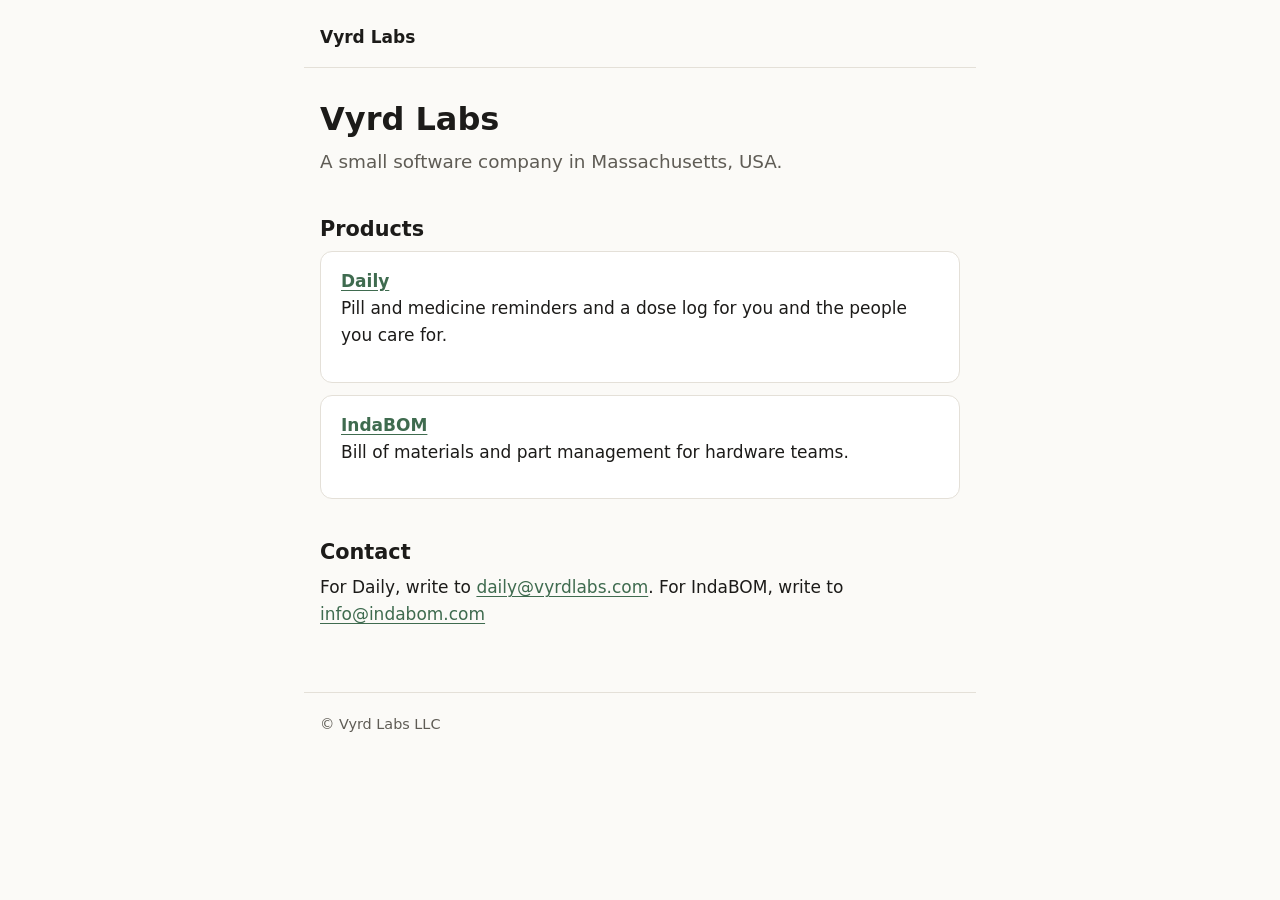
<file: index.html>
<!doctype html>
<html lang="en">
<head>
  <meta charset="utf-8">
  <meta name="viewport" content="width=device-width, initial-scale=1">
  <title>Vyrd Labs</title>
  <meta name="description" content="Vyrd Labs LLC makes IndaBOM and Daily.">
  <link rel="stylesheet" href="/assets/site.css">
</head>
<body>
  <header class="site-header">
    <a class="brand" href="/">Vyrd Labs</a>
  </header>
  <main>
    <h1>Vyrd Labs</h1>
    <p class="lead">A small software company in Massachusetts, USA.</p>

    <h2>Products</h2>
    <ul class="cards">
      <li>
        <a href="/daily/">Daily</a>
        <p>Pill and medicine reminders and a dose log for you and the people you care for.</p>
      </li>
      <li>
        <a href="https://indabom.com">IndaBOM</a>
        <p>Bill of materials and part management for hardware teams.</p>
      </li>
    </ul>

    <h2>Contact</h2>
    <p>For Daily, write to <a href="mailto:daily@vyrdlabs.com">daily@vyrdlabs.com</a>. For IndaBOM, write to <a href="mailto:info@indabom.com">info@indabom.com</a></p>
  </main>
  <footer class="site-footer">
    © Vyrd Labs LLC
  </footer>
</body>
</html>
</file>
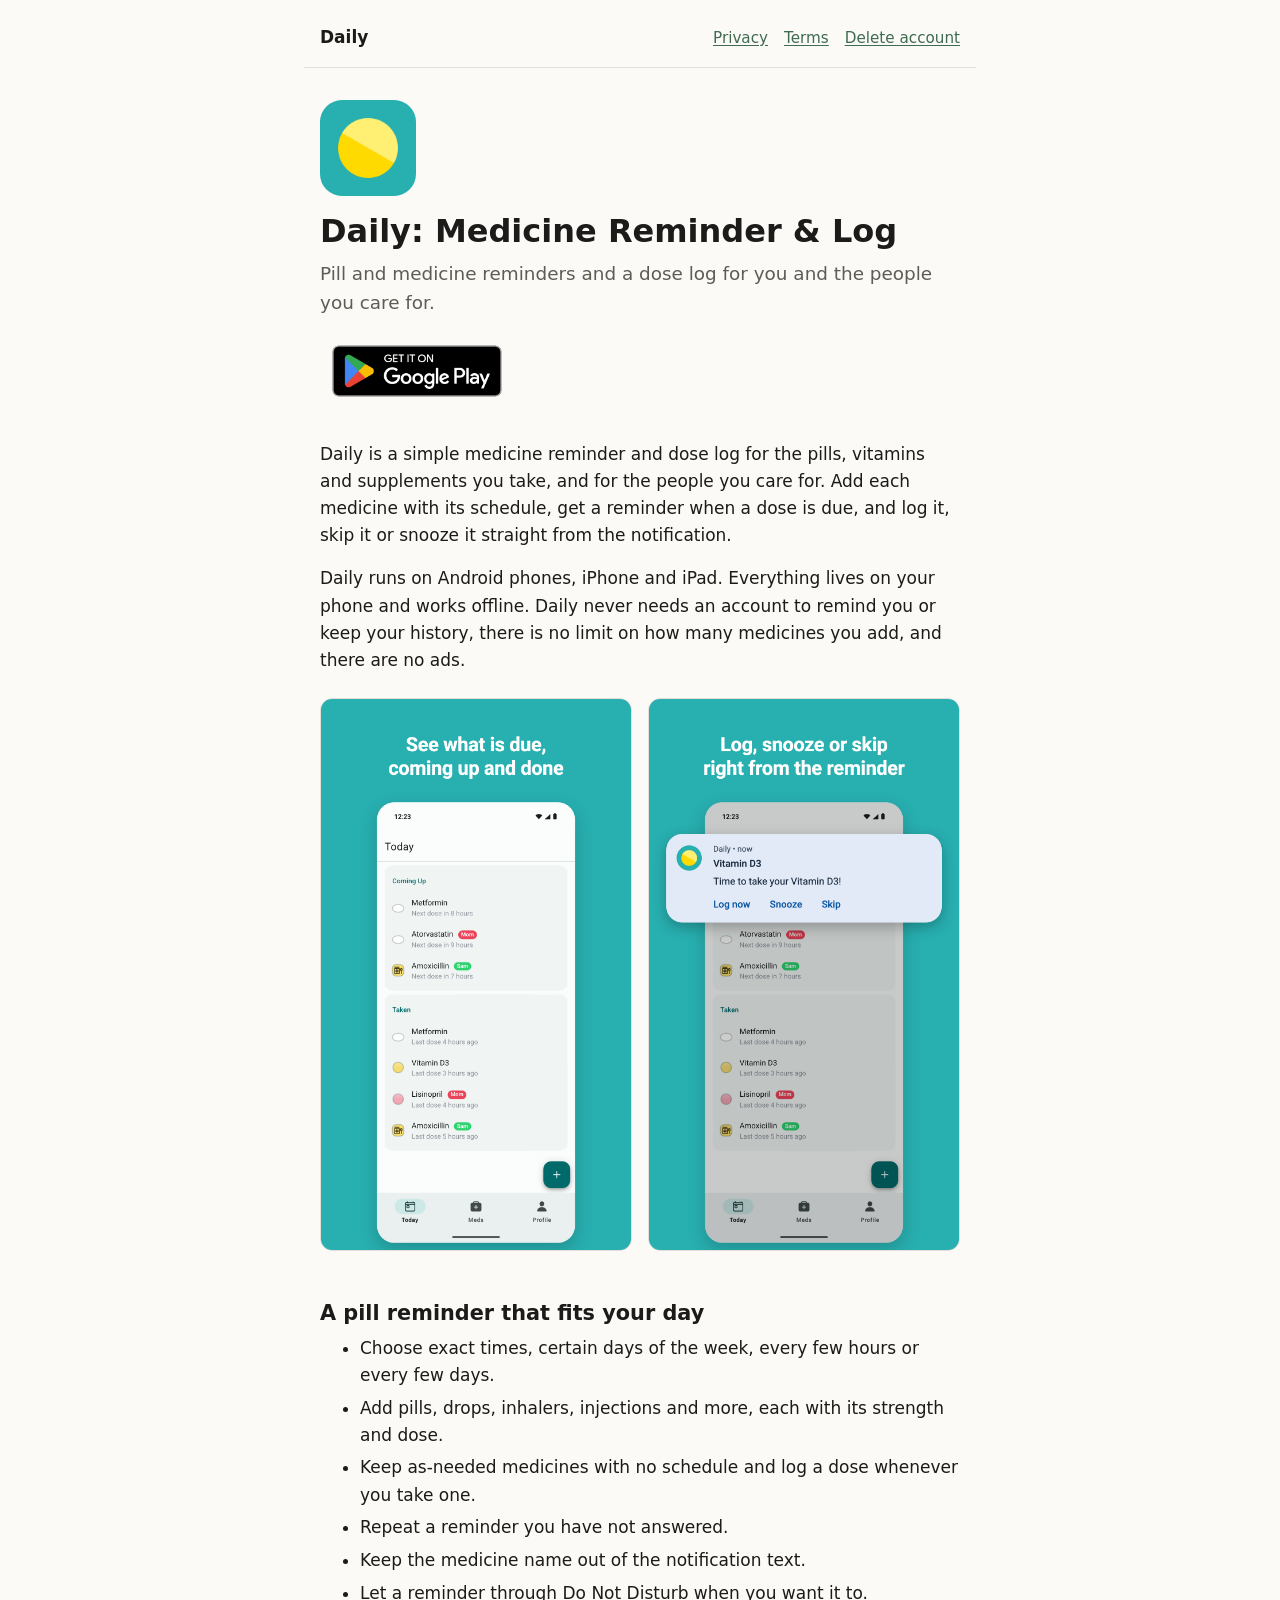
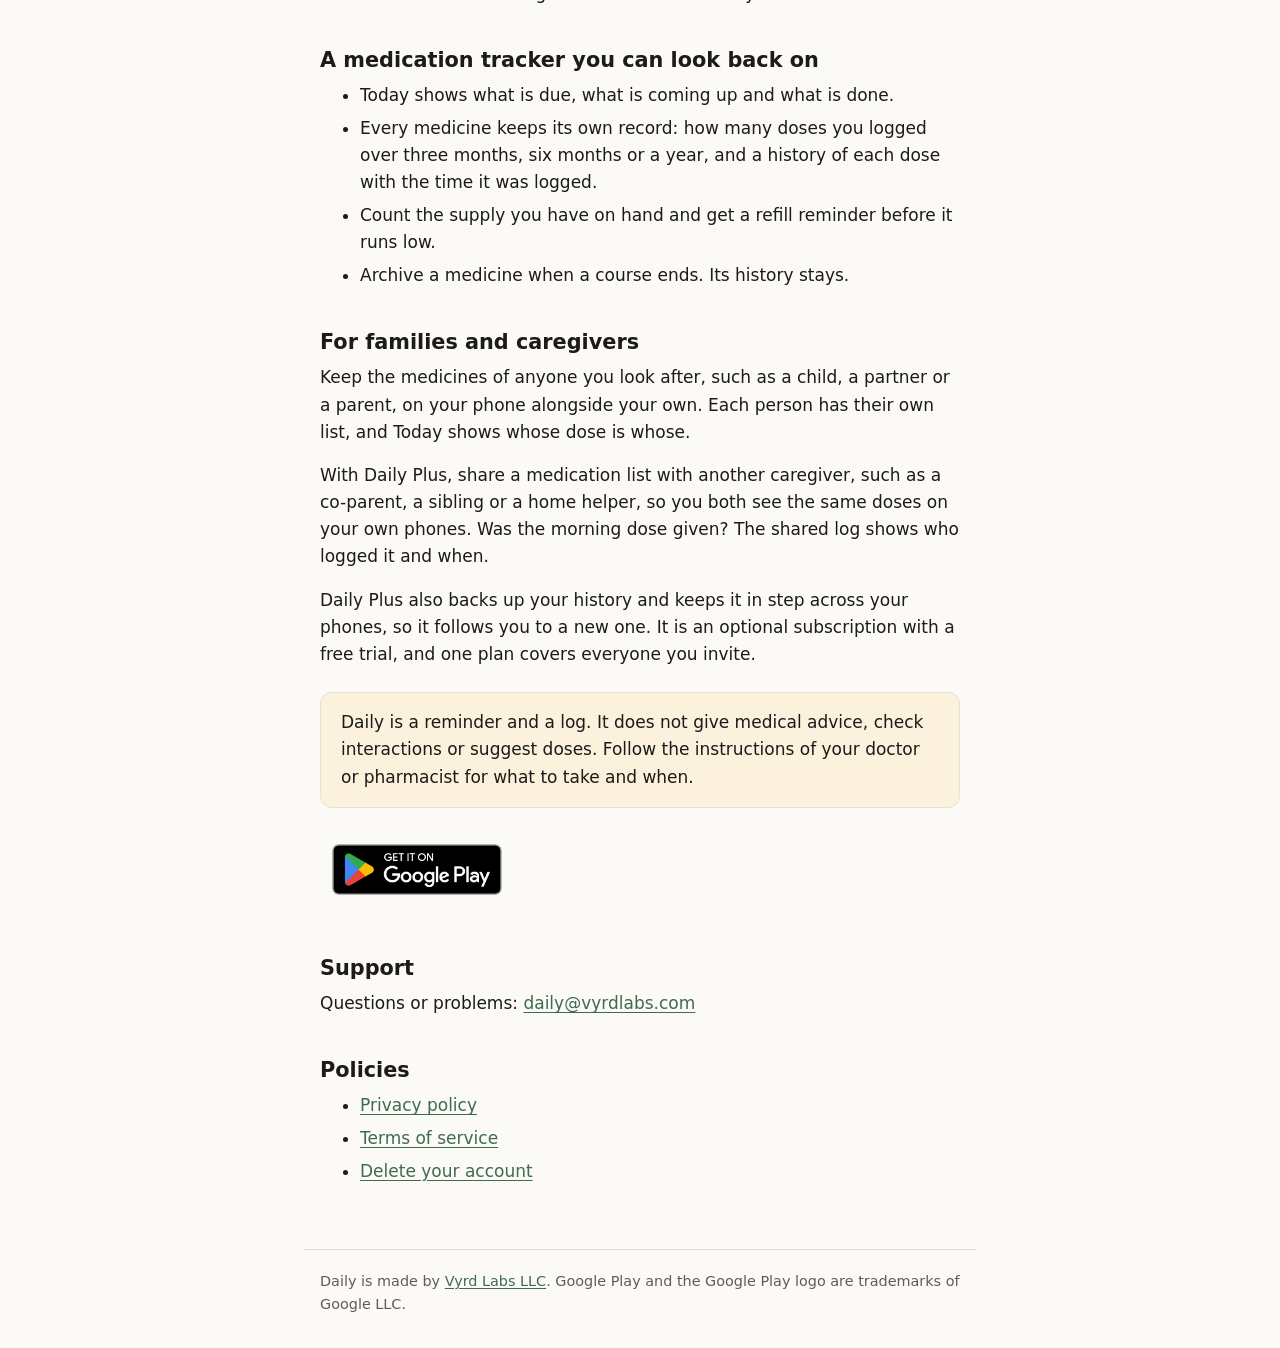
<file: daily/index.html>
<!doctype html>
<html lang="en">
<head>
  <meta charset="utf-8">
  <meta name="viewport" content="width=device-width, initial-scale=1">
  <title>Daily: Medicine Reminder &amp; Log</title>
  <meta name="description" content="Daily is a medication reminder and dose log for Android, iPhone and iPad. Pill and medicine reminders and a dose log for you and the people you care for. Free, offline, no ads.">
  <link rel="canonical" href="https://vyrdlabs.com/daily/">
  <link rel="stylesheet" href="/assets/site.css">
</head>
<body>
  <header class="site-header">
    <a class="brand" href="/daily/">Daily</a>
    <nav>
      <a href="/daily/privacy/">Privacy</a>
      <a href="/daily/terms/">Terms</a>
      <a href="/daily/delete-account/">Delete account</a>
    </nav>
  </header>
  <main>
    <div class="hero">
      <img class="app-icon" src="/daily/images/icon.png" alt="" width="96" height="96">
      <div>
        <h1>Daily: Medicine Reminder &amp; Log</h1>
        <p class="lead">Pill and medicine reminders and a dose log for you and the people you care for.</p>
        <a class="store-badge" href="https://play.google.com/store/apps/details?id=com.k4sper.dailyapp">
          <img src="/daily/images/google-play-badge.png" alt="Get it on Google Play" width="194" height="75">
        </a>
        <!-- TODO: add the App Store badge and link once Daily is live on the App Store. -->
      </div>
    </div>

    <p>Daily is a simple medicine reminder and dose log for the pills, vitamins and supplements you take, and
      for the people you care for. Add each medicine with its schedule, get a reminder when a dose is due, and
      log it, skip it or snooze it straight from the notification.</p>
    <p>Daily runs on Android phones, iPhone and iPad. Everything lives on your phone and works offline. Daily
      never needs an account to remind you or keep your history, there is no limit on how many medicines you add, and there are no ads.</p>

    <ul class="screenshots">
      <li><img src="/daily/images/today.png" alt="The Today screen listing medicines that are coming up and doses already taken, each tagged with the person it belongs to" width="1080" height="1920" loading="lazy"></li>
      <li><img src="/daily/images/reminder.png" alt="A Daily reminder notification for Vitamin D3 with Log now, Snooze and Skip buttons" width="1080" height="1920" loading="lazy"></li>
    </ul>

    <h2>A pill reminder that fits your day</h2>
    <ul>
      <li>Choose exact times, certain days of the week, every few hours or every few days.</li>
      <li>Add pills, drops, inhalers, injections and more, each with its strength and dose.</li>
      <li>Keep as-needed medicines with no schedule and log a dose whenever you take one.</li>
      <li>Repeat a reminder you have not answered.</li>
      <li>Keep the medicine name out of the notification text.</li>
      <li>Let a reminder through Do Not Disturb when you want it to.</li>
    </ul>

    <h2>A medication tracker you can look back on</h2>
    <ul>
      <li>Today shows what is due, what is coming up and what is done.</li>
      <li>Every medicine keeps its own record: how many doses you logged over three months, six months or a
        year, and a history of each dose with the time it was logged.</li>
      <li>Count the supply you have on hand and get a refill reminder before it runs low.</li>
      <li>Archive a medicine when a course ends. Its history stays.</li>
    </ul>

    <h2>For families and caregivers</h2>
    <p>Keep the medicines of anyone you look after, such as a child, a partner or a parent, on your phone
      alongside your own. Each person has their own list, and Today shows whose dose is whose.</p>
    <p>With Daily Plus, share a medication list with another caregiver, such as a co-parent, a sibling or a
      home helper, so you both see the same doses on your own phones. Was the morning dose given? The shared
      log shows who logged it and when.</p>
    <p>Daily Plus also backs up your history and keeps it in step across your phones, so it follows you to a
      new one. It is an optional subscription with a free trial, and one plan covers everyone you invite.</p>

    <div class="callout warning">
      <p>Daily is a reminder and a log. It does not give medical advice, check interactions or suggest doses.
        Follow the instructions of your doctor or pharmacist for what to take and when.</p>
    </div>

    <p>
      <a class="store-badge" href="https://play.google.com/store/apps/details?id=com.k4sper.dailyapp">
        <img src="/daily/images/google-play-badge.png" alt="Get it on Google Play" width="194" height="75">
      </a>
      <!-- TODO: add the App Store badge and link once Daily is live on the App Store. -->
    </p>

    <h2>Support</h2>
    <p>Questions or problems: <a href="mailto:daily@vyrdlabs.com">daily@vyrdlabs.com</a></p>

    <h2>Policies</h2>
    <ul>
      <li><a href="/daily/privacy/">Privacy policy</a></li>
      <li><a href="/daily/terms/">Terms of service</a></li>
      <li><a href="/daily/delete-account/">Delete your account</a></li>
    </ul>
  </main>
  <footer class="site-footer">
    Daily is made by <a href="/">Vyrd Labs LLC</a>. Google Play and the Google Play logo are trademarks of Google LLC.
  </footer>
</body>
</html>
</file>
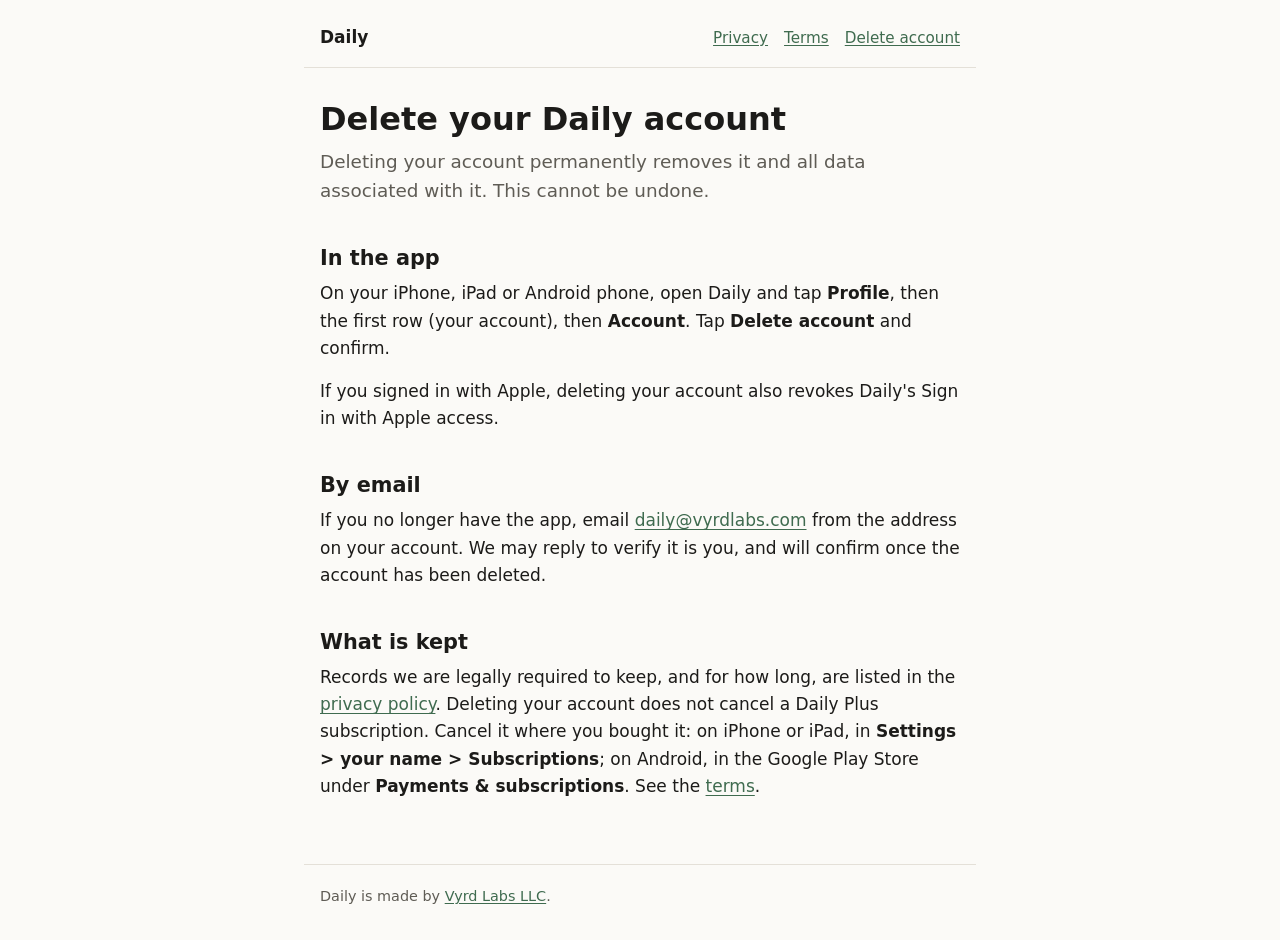
<file: daily/delete-account/index.html>
<!doctype html>
<html lang="en">
<head>
  <meta charset="utf-8">
  <meta name="viewport" content="width=device-width, initial-scale=1">
  <title>Delete Your Daily Account</title>
  <meta name="description" content="How to delete your Daily account and its data, from the app or by email.">
  <link rel="stylesheet" href="/assets/site.css">
</head>
<body>
  <header class="site-header">
    <a class="brand" href="/daily/">Daily</a>
    <nav>
      <a href="/daily/privacy/">Privacy</a>
      <a href="/daily/terms/">Terms</a>
      <a href="/daily/delete-account/" aria-current="page">Delete account</a>
    </nav>
  </header>
  <main>
    <h1>Delete your Daily account</h1>
    <p class="lead">Deleting your account permanently removes it and all data associated with it.
      This cannot be undone.</p>

    <h2>In the app</h2>
    <p>On your iPhone, iPad or Android phone, open Daily and tap <strong>Profile</strong>, then the first row
      (your account), then <strong>Account</strong>. Tap <strong>Delete account</strong> and confirm.</p>
    <p>If you signed in with Apple, deleting your account also revokes Daily's Sign in with Apple access.</p>

    <h2>By email</h2>
    <p>If you no longer have the app, email
      <a href="mailto:daily@vyrdlabs.com?subject=Delete%20my%20Daily%20account&amp;body=Please%20delete%20my%20Daily%20account%20and%20all%20of%20its%20data.%0A%0AAccount%20email%3A%20">daily@vyrdlabs.com</a>
      from the address on your account. We may reply to verify it is you, and will confirm once the
      account has been deleted.</p>

    <h2>What is kept</h2>
    <p>Records we are legally required to keep, and for how long, are listed in the
      <a href="/daily/privacy/#retention">privacy policy</a>. Deleting your account does not cancel a
      Daily Plus subscription. Cancel it where you bought it: on iPhone or iPad, in
      <strong>Settings &gt; your name &gt; Subscriptions</strong>; on Android, in the Google Play Store under
      <strong>Payments &amp; subscriptions</strong>. See the <a href="/daily/terms/">terms</a>.</p>
  </main>
  <footer class="site-footer">
    Daily is made by <a href="/">Vyrd Labs LLC</a>.
  </footer>
</body>
</html>
</file>
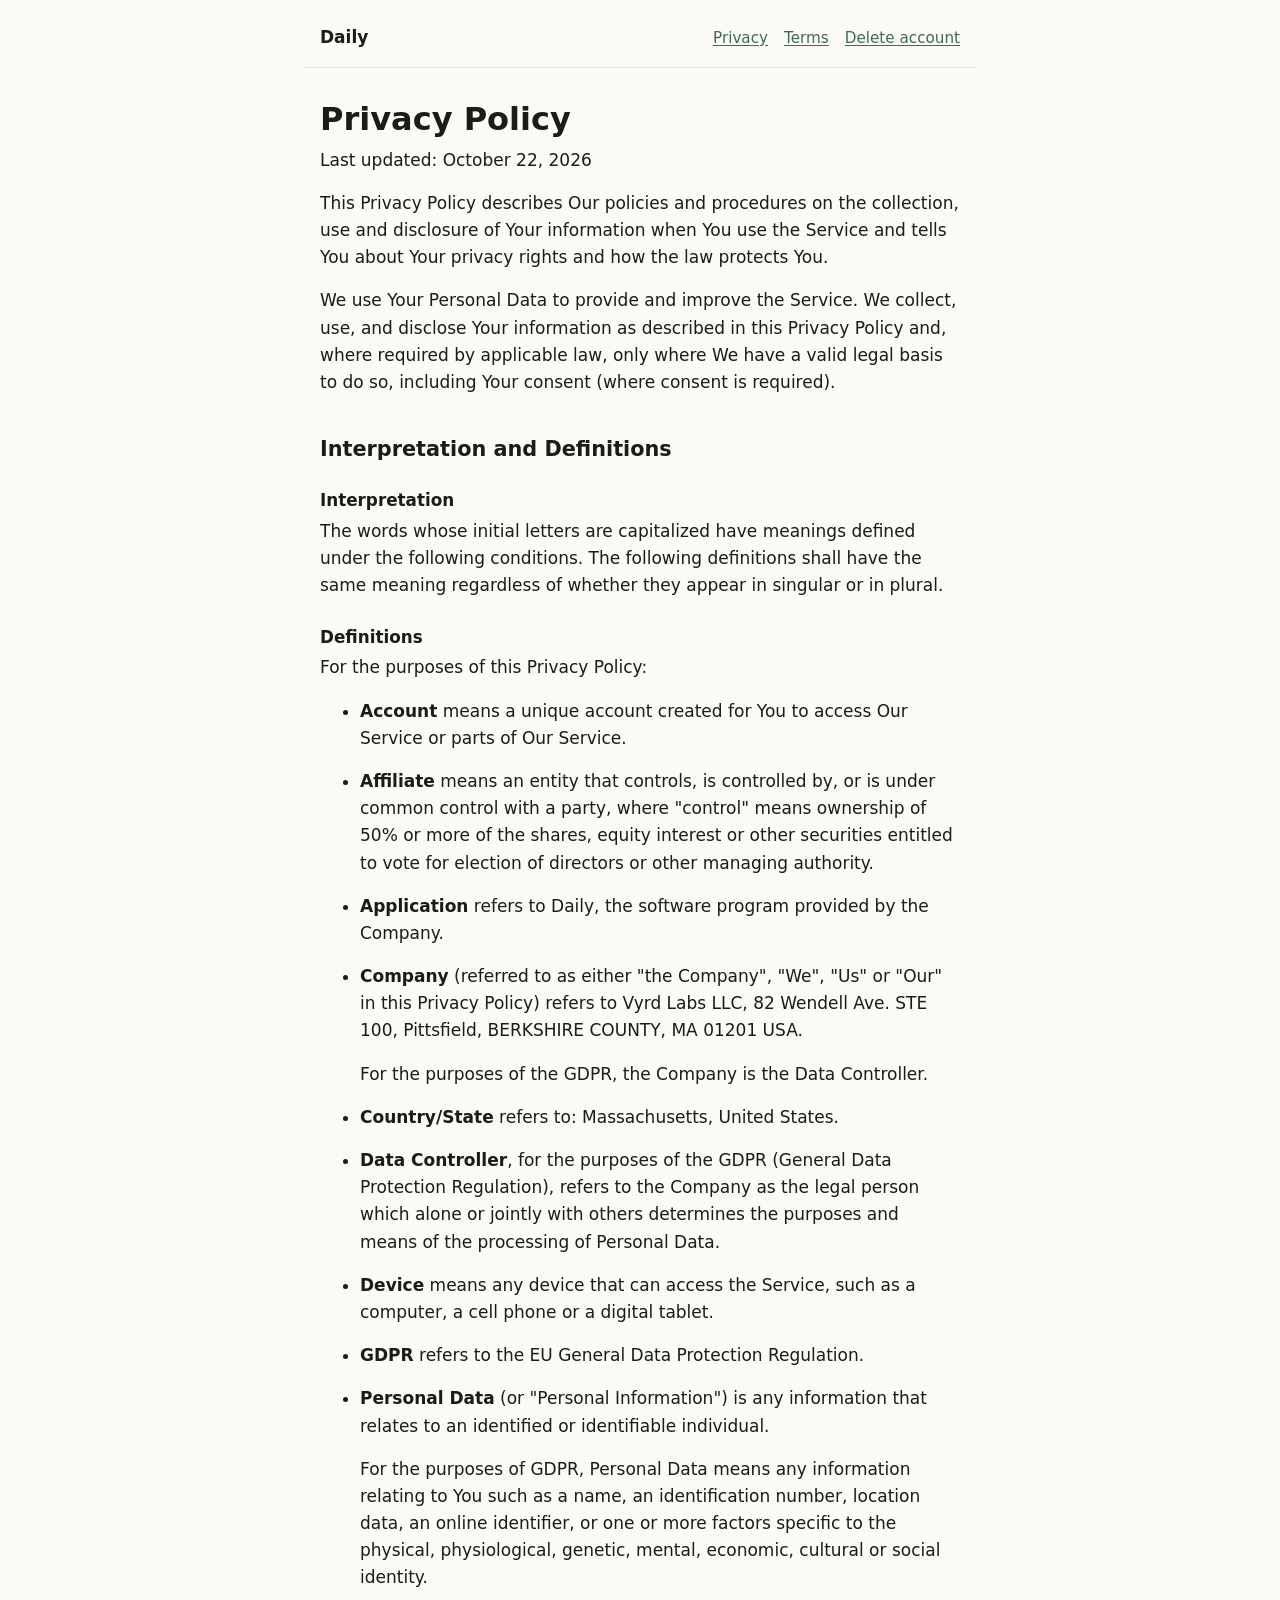
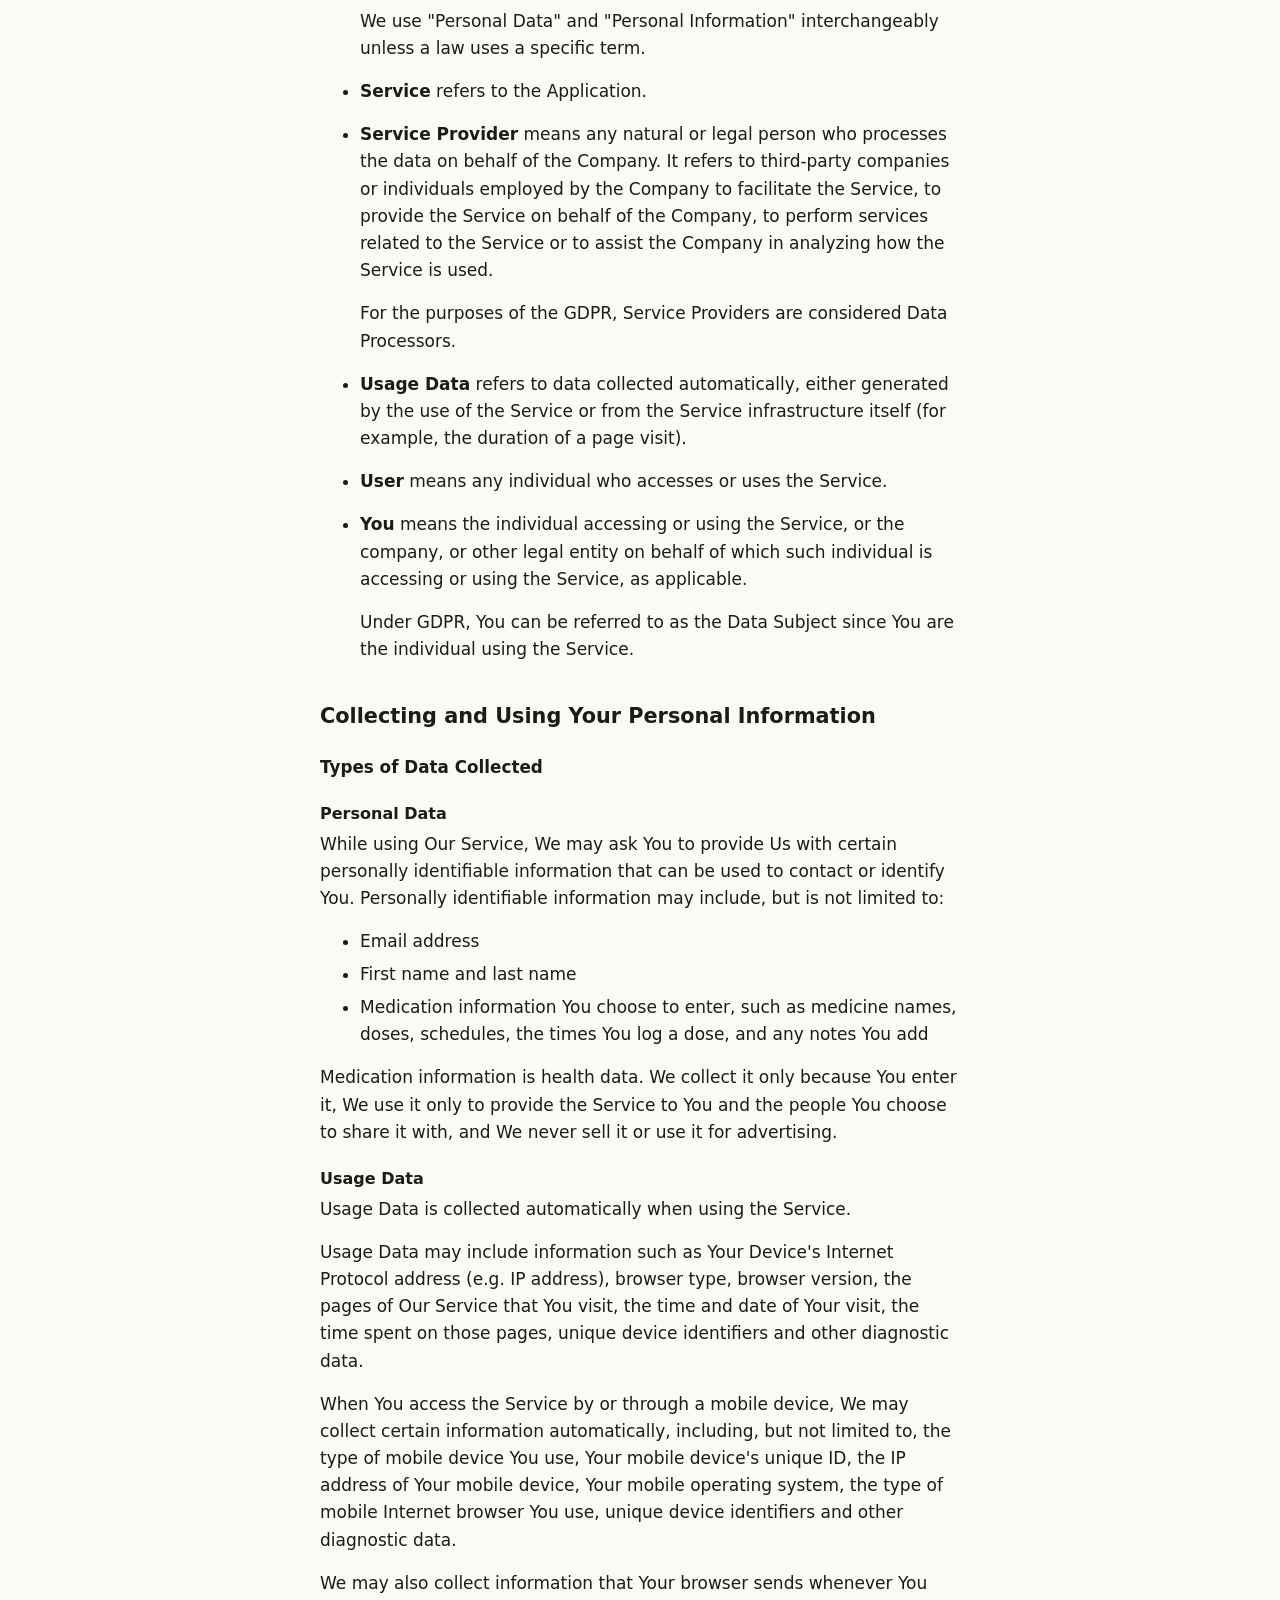
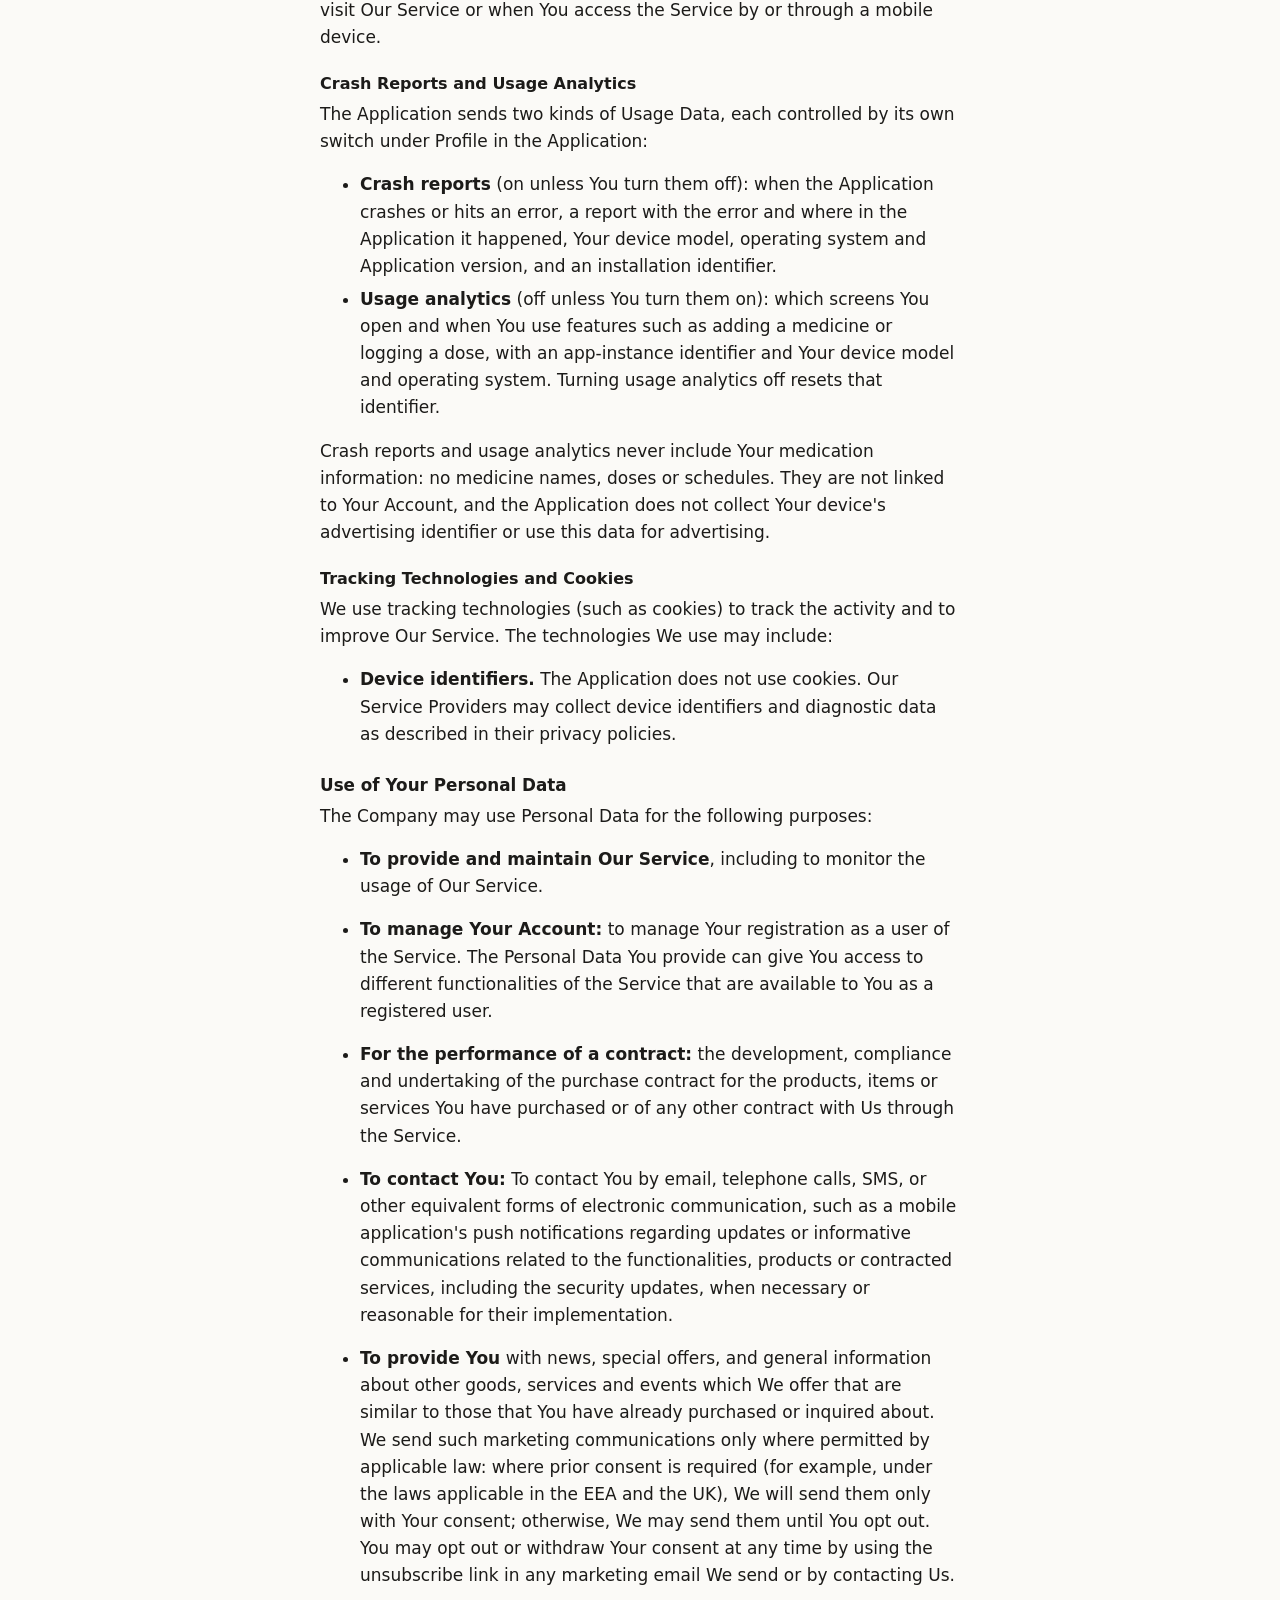
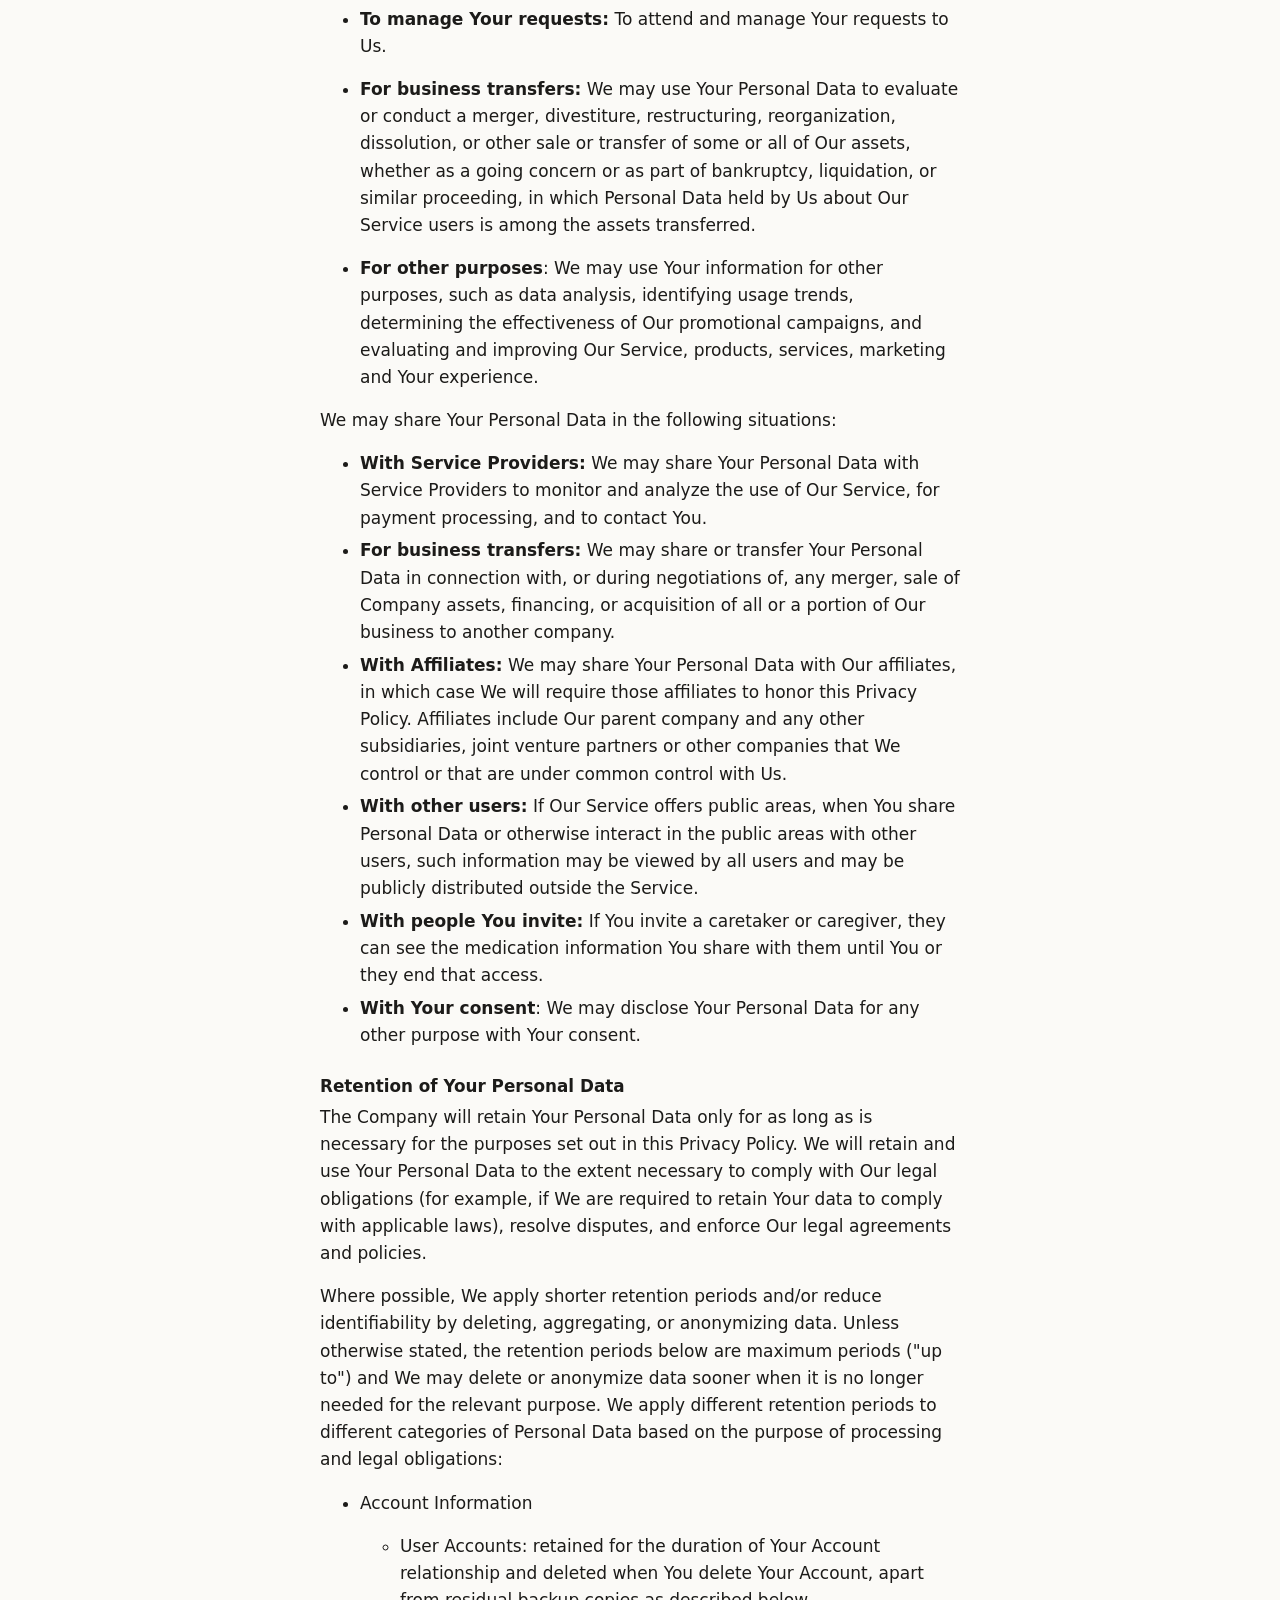
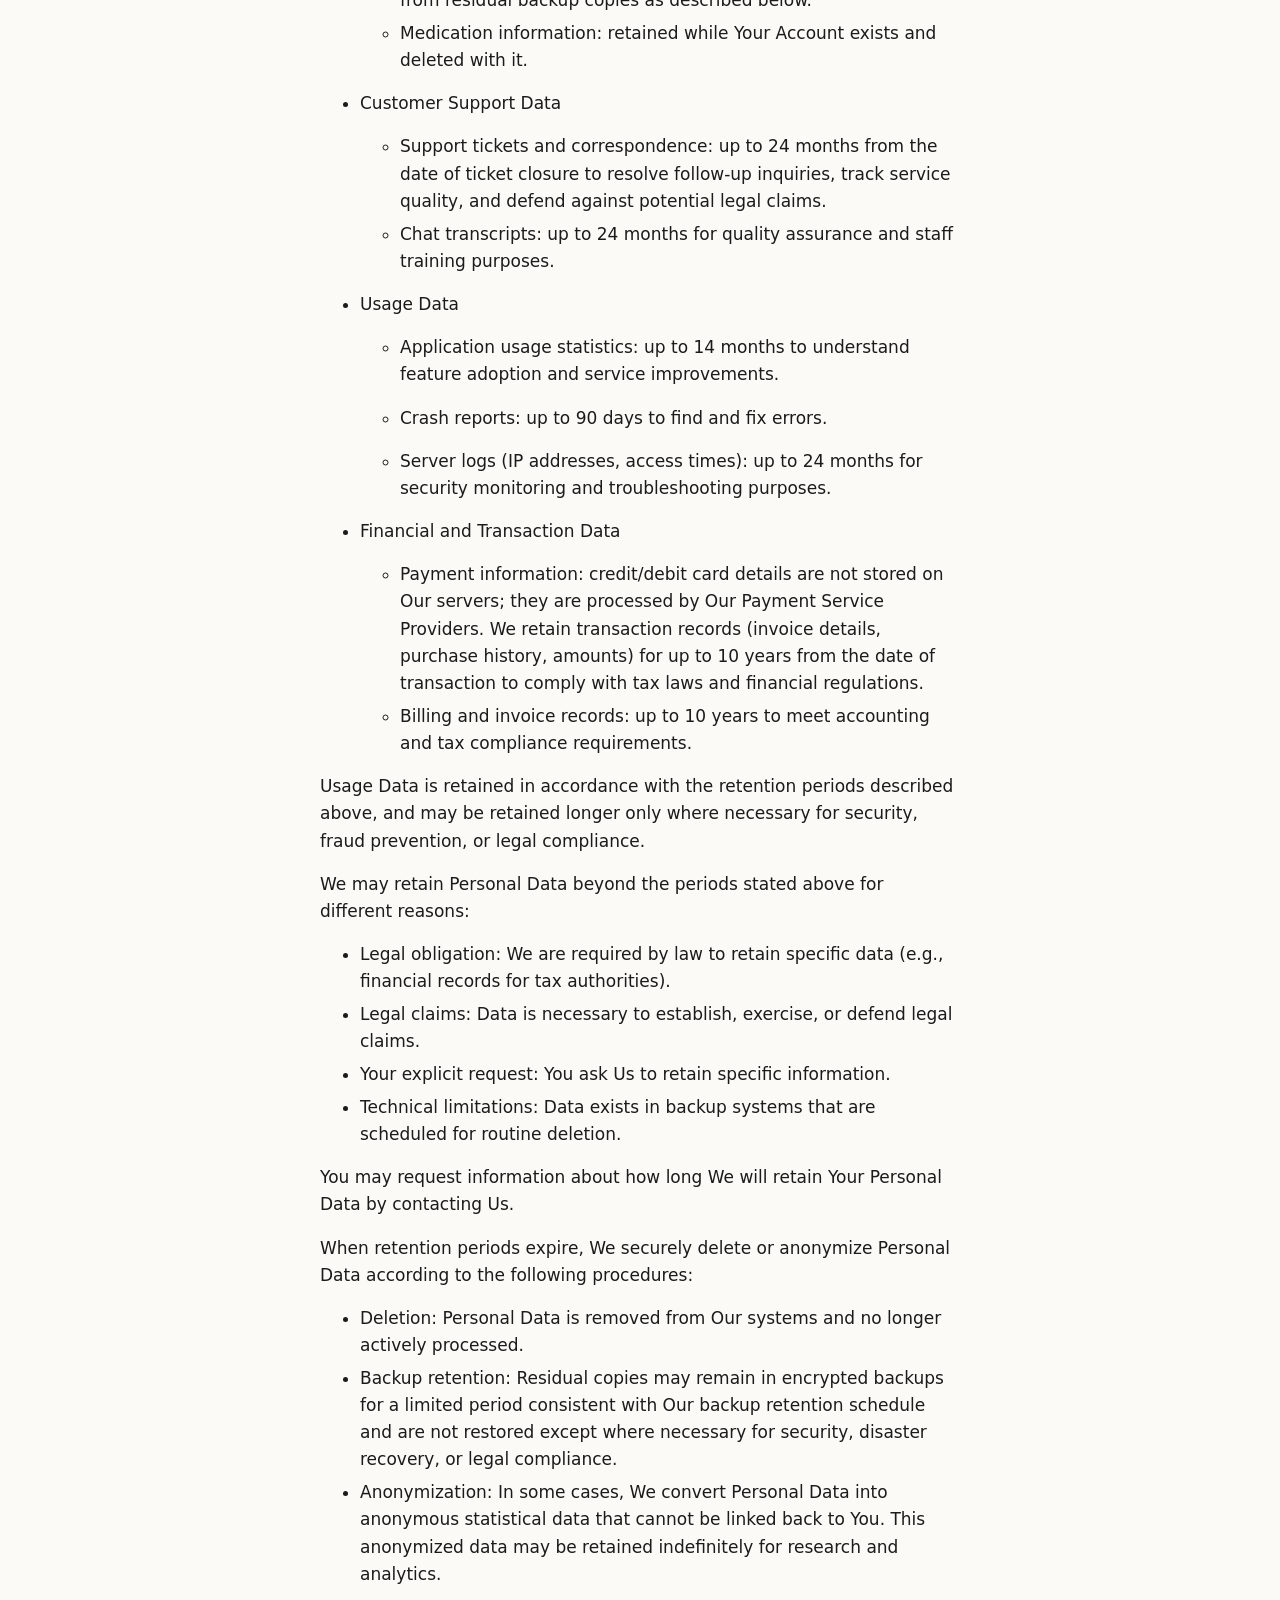
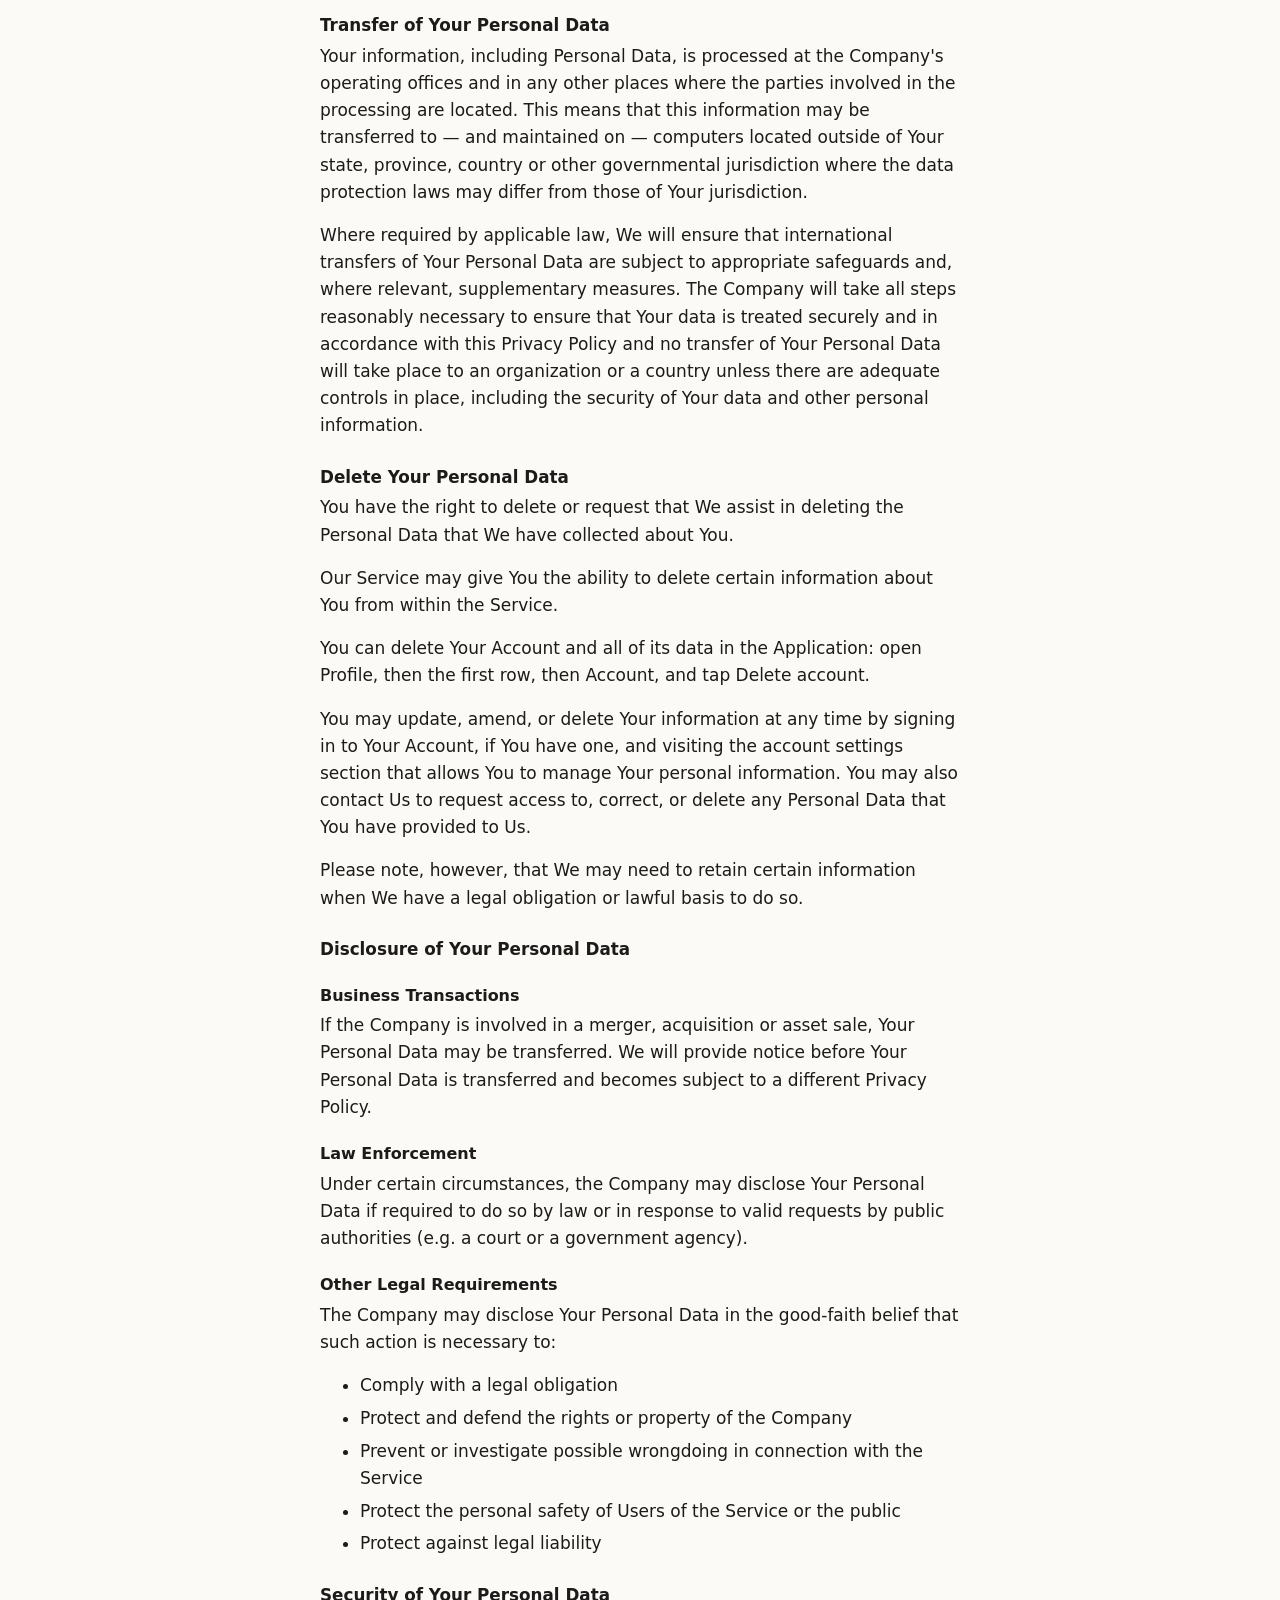
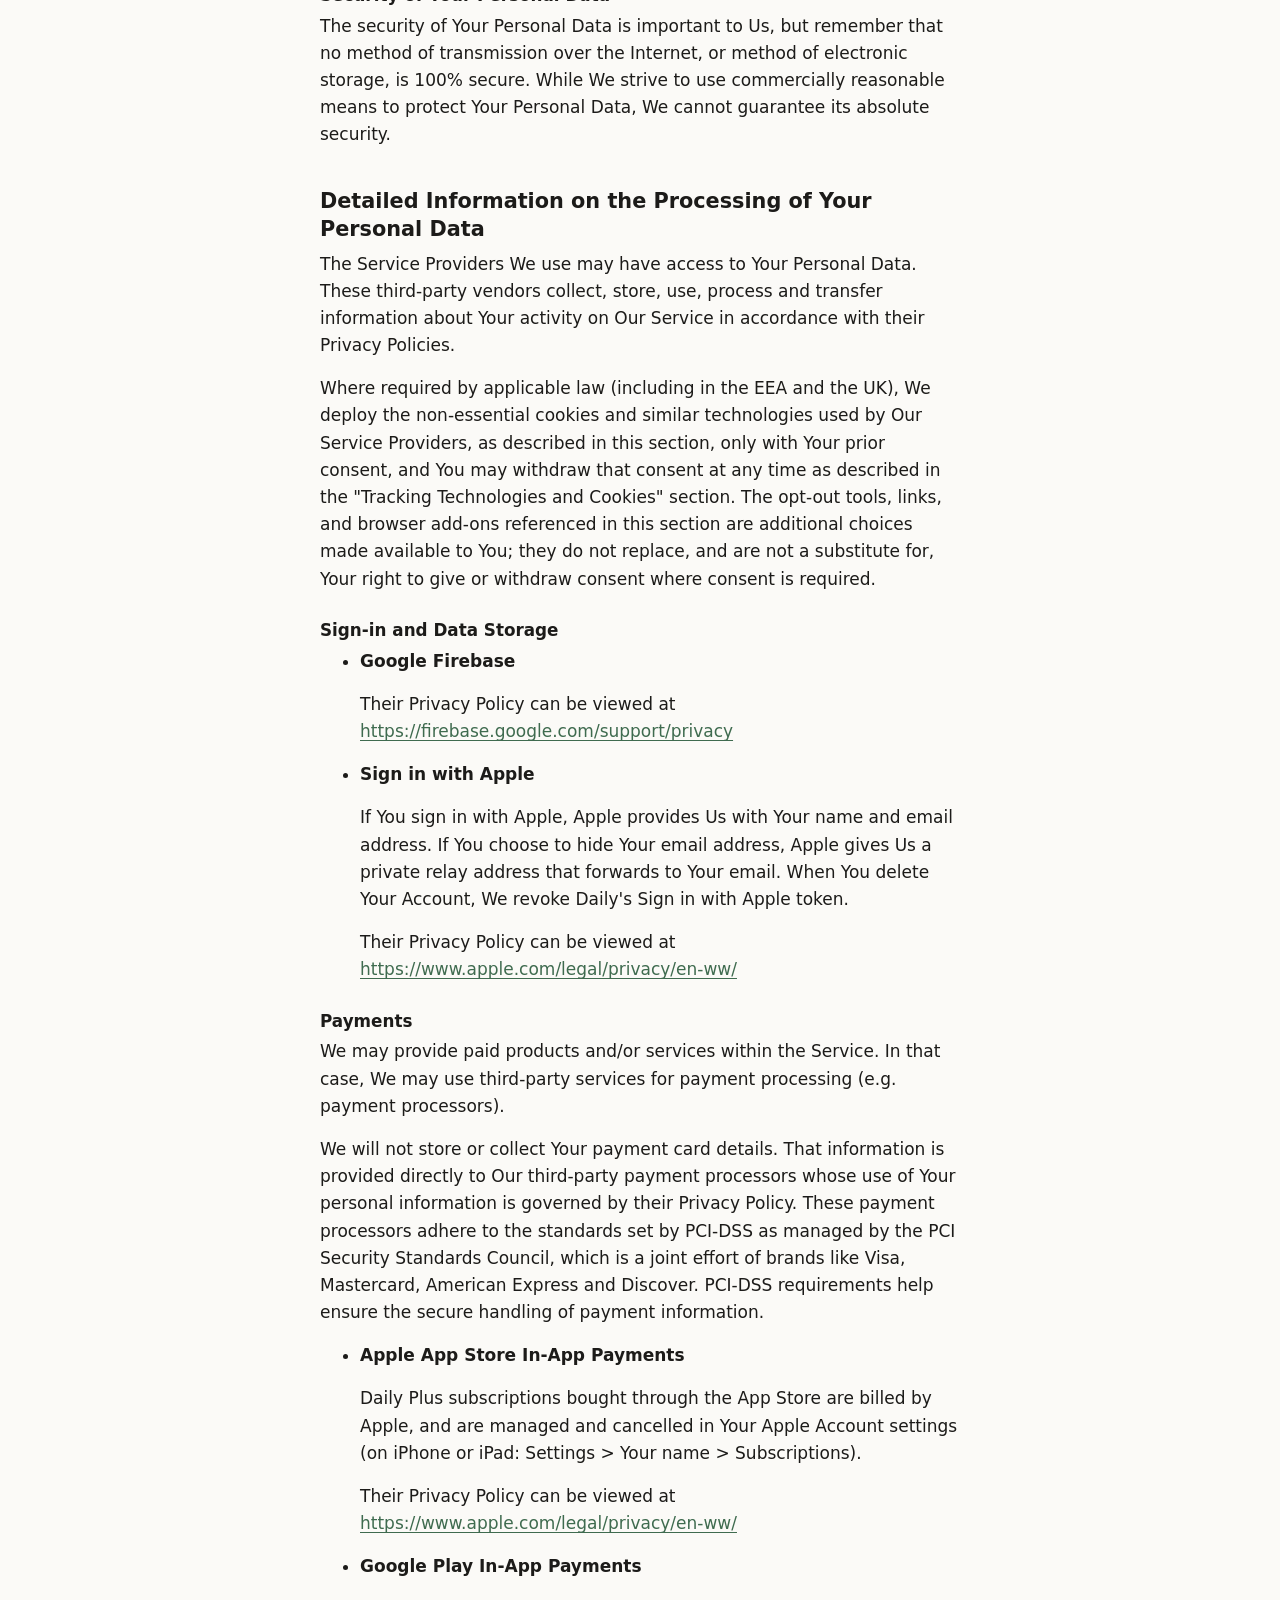
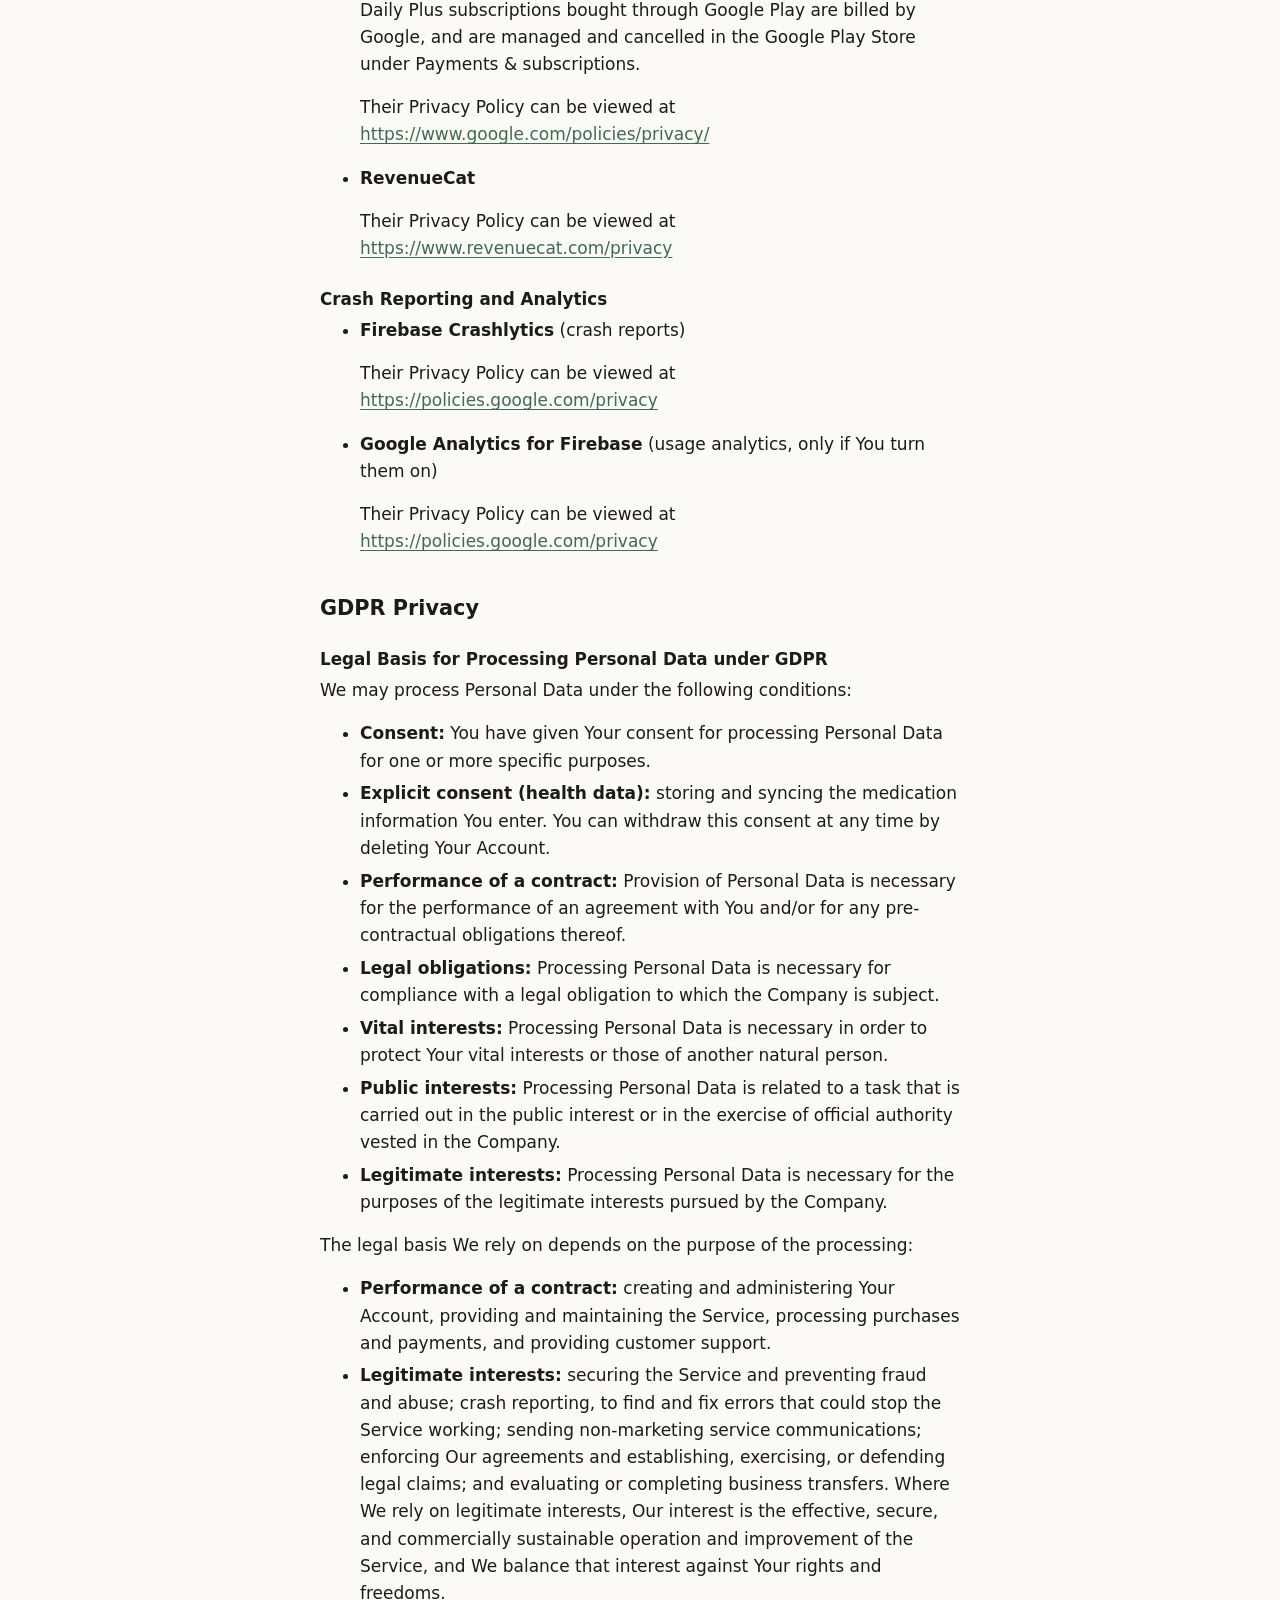
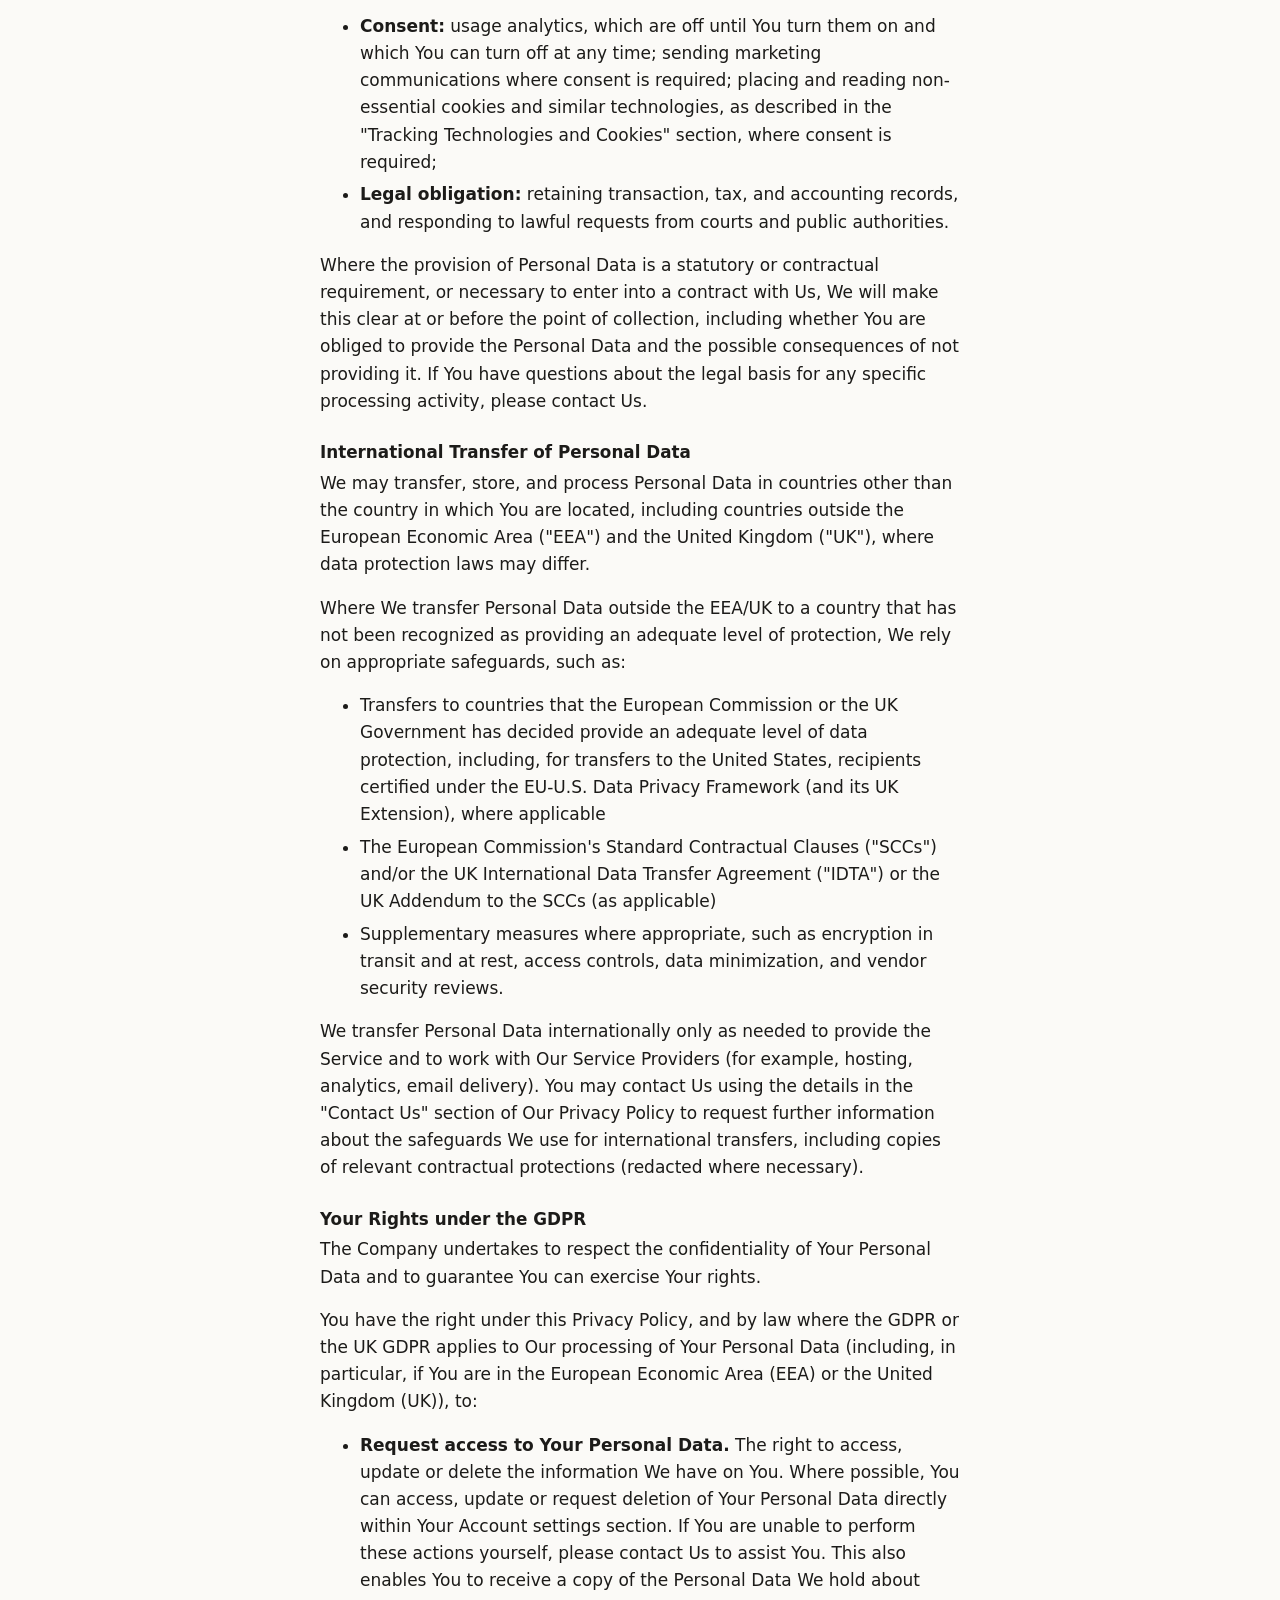
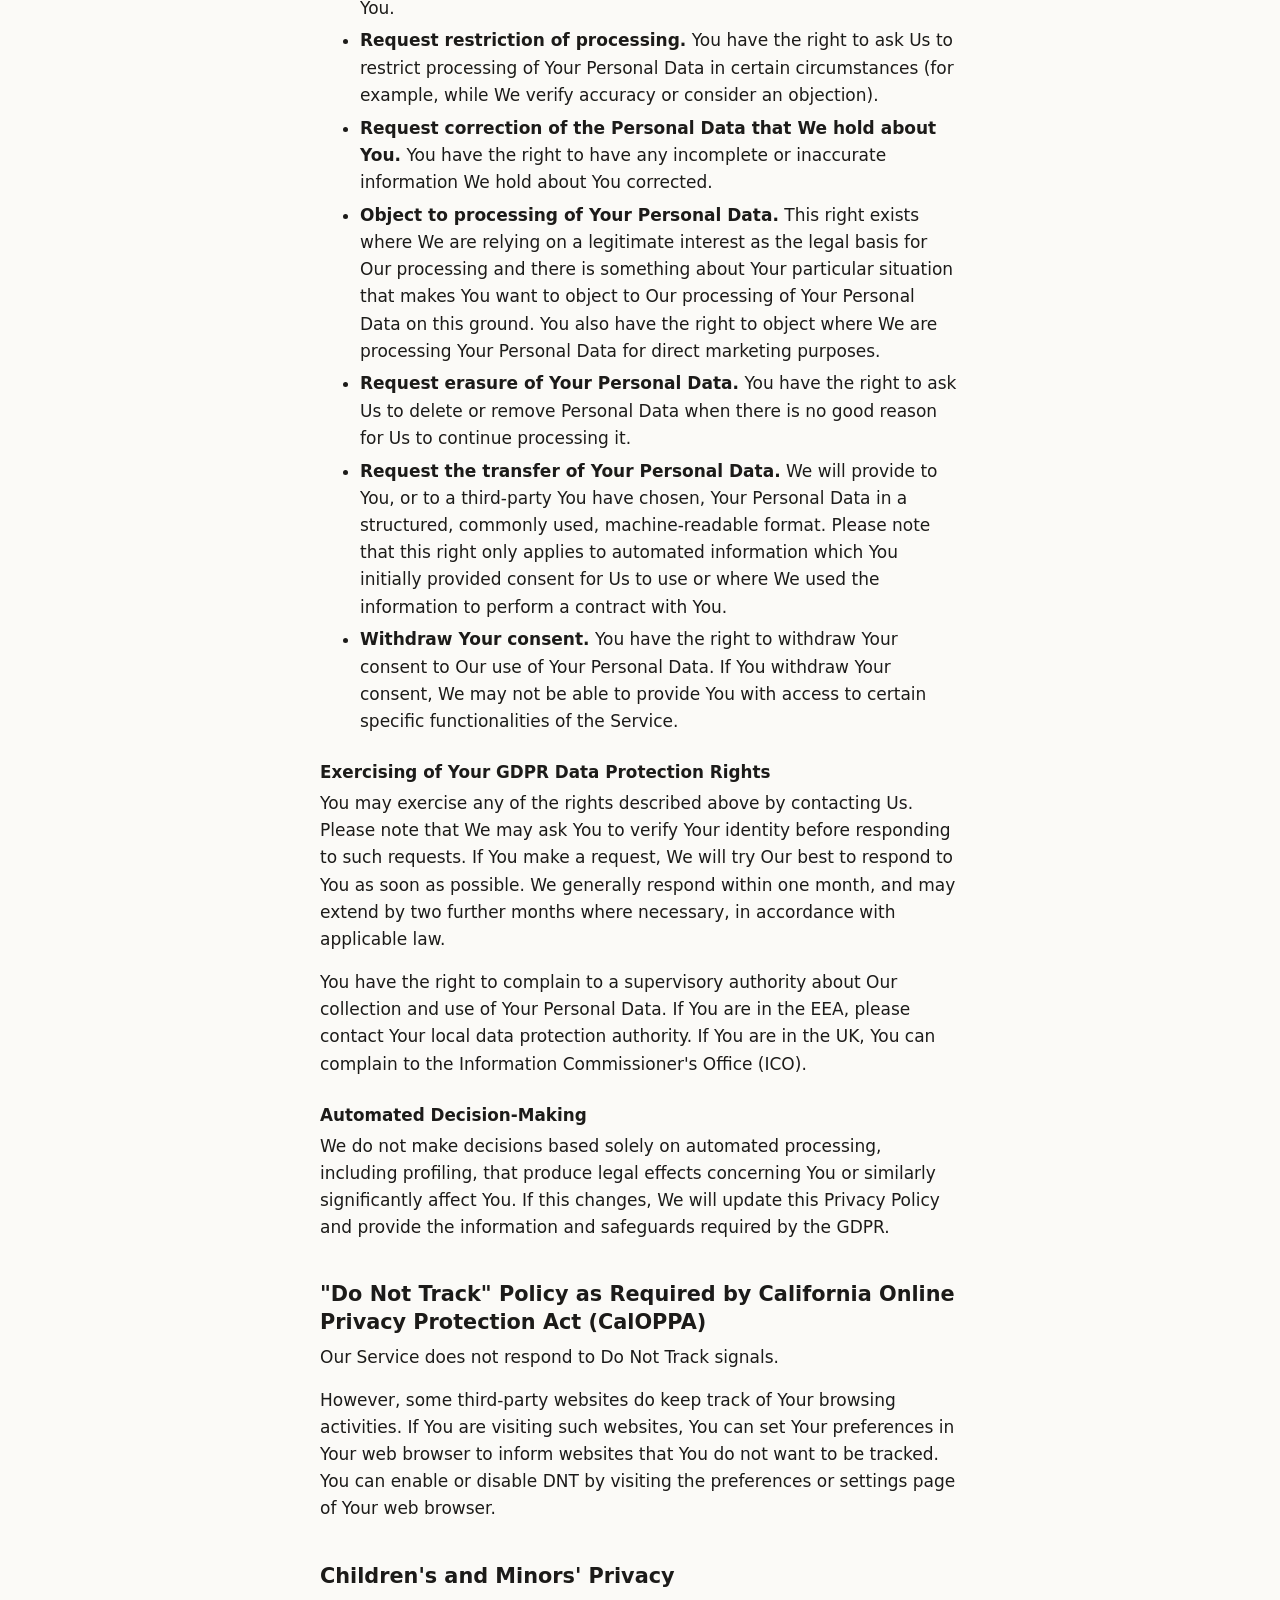
<file: daily/privacy/index.html>
<!doctype html>
<html lang="en">
<head>
  <meta charset="utf-8">
  <meta name="viewport" content="width=device-width, initial-scale=1">
  <title>Daily Privacy Policy</title>
  <meta name="description" content="How the Daily app collects, uses, shares and deletes your information.">
  <link rel="stylesheet" href="/assets/site.css">
</head>
<body>
  <header class="site-header">
    <a class="brand" href="/daily/">Daily</a>
    <nav>
      <a href="/daily/privacy/" aria-current="page">Privacy</a>
      <a href="/daily/terms/">Terms</a>
      <a href="/daily/delete-account/">Delete account</a>
    </nav>
  </header>
  <main>
    <h1>Privacy Policy</h1>
<p>Last updated: October 22, 2026</p>
<p>This Privacy Policy describes Our policies and procedures on the collection, use and disclosure of Your information when You use the Service and tells You about Your privacy rights and how the law protects You.</p>
<p>We use Your Personal Data to provide and improve the Service. We collect, use, and disclose Your information as described in this Privacy Policy and, where required by applicable law, only where We have a valid legal basis to do so, including Your consent (where consent is required).</p>
<h2>Interpretation and Definitions</h2>
<h3>Interpretation</h3>
<p>The words whose initial letters are capitalized have meanings defined under the following conditions. The following definitions shall have the same meaning regardless of whether they appear in singular or in plural.</p>
<h3>Definitions</h3>
<p>For the purposes of this Privacy Policy:</p>
<ul>
<li>
<p><strong>Account</strong> means a unique account created for You to access Our Service or parts of Our Service.</p>
</li>
<li>
<p><strong>Affiliate</strong> means an entity that controls, is controlled by, or is under common control with a party, where &quot;control&quot; means ownership of 50% or more of the shares, equity interest or other securities entitled to vote for election of directors or other managing authority.</p>
</li>
<li>
<p><strong>Application</strong> refers to Daily, the software program provided by the Company.</p>
</li>
<li>
<p><strong>Company</strong> (referred to as either &quot;the Company&quot;, &quot;We&quot;, &quot;Us&quot; or &quot;Our&quot; in this Privacy Policy) refers to Vyrd Labs LLC, 82 Wendell Ave. STE 100, Pittsfield, BERKSHIRE COUNTY, MA 01201 USA.</p>
<p>For the purposes of the GDPR, the Company is the Data Controller.</p>
</li>
<li>
<p><strong>Country/State</strong> refers to: Massachusetts, United States.</p>
</li>
<li>
<p><strong>Data Controller</strong>, for the purposes of the GDPR (General Data Protection Regulation), refers to the Company as the legal person which alone or jointly with others determines the purposes and means of the processing of Personal Data.</p>
</li>
<li>
<p><strong>Device</strong> means any device that can access the Service, such as a computer, a cell phone or a digital tablet.</p>
</li>
<li>
<p><strong>GDPR</strong> refers to the EU General Data Protection Regulation.</p>
</li>
<li>
<p><strong>Personal Data</strong> (or &quot;Personal Information&quot;) is any information that relates to an identified or identifiable individual.</p>
<p>For the purposes of GDPR, Personal Data means any information relating to You such as a name, an identification number, location data, an online identifier, or one or more factors specific to the physical, physiological, genetic, mental, economic, cultural or social identity.</p>
<p>We use &quot;Personal Data&quot; and &quot;Personal Information&quot; interchangeably unless a law uses a specific term.</p>
</li>
<li>
<p><strong>Service</strong> refers to the Application.</p>
</li>
<li>
<p><strong>Service Provider</strong> means any natural or legal person who processes the data on behalf of the Company. It refers to third-party companies or individuals employed by the Company to facilitate the Service, to provide the Service on behalf of the Company, to perform services related to the Service or to assist the Company in analyzing how the Service is used.</p>
<p>For the purposes of the GDPR, Service Providers are considered Data Processors.</p>
</li>
<li>
<p><strong>Usage Data</strong> refers to data collected automatically, either generated by the use of the Service or from the Service infrastructure itself (for example, the duration of a page visit).</p>
</li>
<li>
<p><strong>User</strong> means any individual who accesses or uses the Service.</p>
</li>
<li>
<p><strong>You</strong> means the individual accessing or using the Service, or the company, or other legal entity on behalf of which such individual is accessing or using the Service, as applicable.</p>
<p>Under GDPR, You can be referred to as the Data Subject since You are the individual using the Service.</p>
</li>
</ul>
<h2>Collecting and Using Your Personal Information</h2>
<h3>Types of Data Collected</h3>
<h4>Personal Data</h4>
<p>While using Our Service, We may ask You to provide Us with certain personally identifiable information that can be used to contact or identify You. Personally identifiable information may include, but is not limited to:</p>
<ul>
<li>Email address</li>
<li>First name and last name</li>
<li>Medication information You choose to enter, such as medicine names, doses, schedules,
the times You log a dose, and any notes You add</li>
</ul>
<p>Medication information is health data. We collect it only because You enter it, We use it only
to provide the Service to You and the people You choose to share it with, and We never sell it
or use it for advertising.</p>
<h4>Usage Data</h4>
<p>Usage Data is collected automatically when using the Service.</p>
<p>Usage Data may include information such as Your Device's Internet Protocol address (e.g. IP address), browser type, browser version, the pages of Our Service that You visit, the time and date of Your visit, the time spent on those pages, unique device identifiers and other diagnostic data.</p>
<p>When You access the Service by or through a mobile device, We may collect certain information automatically, including, but not limited to, the type of mobile device You use, Your mobile device's unique ID, the IP address of Your mobile device, Your mobile operating system, the type of mobile Internet browser You use, unique device identifiers and other diagnostic data.</p>
<p>We may also collect information that Your browser sends whenever You visit Our Service or when You access the Service by or through a mobile device.</p>
<h4>Crash Reports and Usage Analytics</h4>
<p>The Application sends two kinds of Usage Data, each controlled by its own switch under Profile in the Application:</p>
<ul>
<li><strong>Crash reports</strong> (on unless You turn them off): when the Application crashes or hits an error, a report with the error and where in the Application it happened, Your device model, operating system and Application version, and an installation identifier.</li>
<li><strong>Usage analytics</strong> (off unless You turn them on): which screens You open and when You use features such as adding a medicine or logging a dose, with an app-instance identifier and Your device model and operating system. Turning usage analytics off resets that identifier.</li>
</ul>
<p>Crash reports and usage analytics never include Your medication information: no medicine names, doses or schedules. They are not linked to Your Account, and the Application does not collect Your device's advertising identifier or use this data for advertising.</p>
<h4>Tracking Technologies and Cookies</h4>
<p>We use tracking technologies (such as cookies) to track the activity and to improve Our Service. The technologies We use may include:</p>
<ul>
<li><strong>Device identifiers.</strong> The Application does not use cookies. Our Service Providers may
collect device identifiers and diagnostic data as described in their privacy policies.</li>
</ul>
<h3>Use of Your Personal Data</h3>
<p>The Company may use Personal Data for the following purposes:</p>
<ul>
<li>
<p><strong>To provide and maintain Our Service</strong>, including to monitor the usage of Our Service.</p>
</li>
<li>
<p><strong>To manage Your Account:</strong> to manage Your registration as a user of the Service. The Personal Data You provide can give You access to different functionalities of the Service that are available to You as a registered user.</p>
</li>
<li>
<p><strong>For the performance of a contract:</strong> the development, compliance and undertaking of the purchase contract for the products, items or services You have purchased or of any other contract with Us through the Service.</p>
</li>
<li>
<p><strong>To contact You:</strong> To contact You by email, telephone calls, SMS, or other equivalent forms of electronic communication, such as a mobile application's push notifications regarding updates or informative communications related to the functionalities, products or contracted services, including the security updates, when necessary or reasonable for their implementation.</p>
</li>
<li>
<p><strong>To provide You</strong> with news, special offers, and general information about other goods, services and events which We offer that are similar to those that You have already purchased or inquired about. We send such marketing communications only where permitted by applicable law: where prior consent is required (for example, under the laws applicable in the EEA and the UK), We will send them only with Your consent; otherwise, We may send them until You opt out. You may opt out or withdraw Your consent at any time by using the unsubscribe link in any marketing email We send or by contacting Us.</p>
</li>
<li>
<p><strong>To manage Your requests:</strong> To attend and manage Your requests to Us.</p>
</li>
<li>
<p><strong>For business transfers:</strong> We may use Your Personal Data to evaluate or conduct a merger, divestiture, restructuring, reorganization, dissolution, or other sale or transfer of some or all of Our assets, whether as a going concern or as part of bankruptcy, liquidation, or similar proceeding, in which Personal Data held by Us about Our Service users is among the assets transferred.</p>
</li>
<li>
<p><strong>For other purposes</strong>: We may use Your information for other purposes, such as data analysis, identifying usage trends, determining the effectiveness of Our promotional campaigns, and evaluating and improving Our Service, products, services, marketing and Your experience.</p>
</li>
</ul>
<p>We may share Your Personal Data in the following situations:</p>
<ul>
<li><strong>With Service Providers:</strong> We may share Your Personal Data with Service Providers to monitor and analyze the use of Our Service, for payment processing, and to contact You.</li>
<li><strong>For business transfers:</strong> We may share or transfer Your Personal Data in connection with, or during negotiations of, any merger, sale of Company assets, financing, or acquisition of all or a portion of Our business to another company.</li>
<li><strong>With Affiliates:</strong> We may share Your Personal Data with Our affiliates, in which case We will require those affiliates to honor this Privacy Policy. Affiliates include Our parent company and any other subsidiaries, joint venture partners or other companies that We control or that are under common control with Us.</li>
<li><strong>With other users:</strong> If Our Service offers public areas, when You share Personal Data or otherwise interact in the public areas with other users, such information may be viewed by all users and may be publicly distributed outside the Service.</li>
<li><strong>With people You invite:</strong> If You invite a caretaker or caregiver, they can see the medication
information You share with them until You or they end that access.</li>
<li><strong>With Your consent</strong>: We may disclose Your Personal Data for any other purpose with Your consent.</li>
</ul>
<h3 id="retention">Retention of Your Personal Data</h3>
<p>The Company will retain Your Personal Data only for as long as is necessary for the purposes set out in this Privacy Policy. We will retain and use Your Personal Data to the extent necessary to comply with Our legal obligations (for example, if We are required to retain Your data to comply with applicable laws), resolve disputes, and enforce Our legal agreements and policies.</p>
<p>Where possible, We apply shorter retention periods and/or reduce identifiability by deleting, aggregating, or anonymizing data. Unless otherwise stated, the retention periods below are maximum periods (&quot;up to&quot;) and We may delete or anonymize data sooner when it is no longer needed for the relevant purpose. We apply different retention periods to different categories of Personal Data based on the purpose of processing and legal obligations:</p>
<ul>
<li>
<p>Account Information</p>
<ul>
<li>User Accounts: retained for the duration of Your Account relationship and deleted when You delete Your Account, apart from residual backup copies as described below.</li>
<li>Medication information: retained while Your Account exists and deleted with it.</li>
</ul>
</li>
<li>
<p>Customer Support Data</p>
<ul>
<li>Support tickets and correspondence: up to 24 months from the date of ticket closure to resolve follow-up inquiries, track service quality, and defend against potential legal claims.</li>
<li>Chat transcripts: up to 24 months for quality assurance and staff training purposes.</li>
</ul>
</li>
<li>
<p>Usage Data</p>
<ul>
<li>
<p>Application usage statistics: up to 14 months to understand feature adoption and service improvements.</p>
</li>
<li>
<p>Crash reports: up to 90 days to find and fix errors.</p>
</li>
<li>
<p>Server logs (IP addresses, access times): up to 24 months for security monitoring and troubleshooting purposes.</p>
</li>
</ul>
</li>
<li>
<p>Financial and Transaction Data</p>
<ul>
<li>Payment information: credit/debit card details are not stored on Our servers; they are processed by Our Payment Service Providers. We retain transaction records (invoice details, purchase history, amounts) for up to 10 years from the date of transaction to comply with tax laws and financial regulations.</li>
<li>Billing and invoice records: up to 10 years to meet accounting and tax compliance requirements.</li>
</ul>
</li>
</ul>
<p>Usage Data is retained in accordance with the retention periods described above, and may be retained longer only where necessary for security, fraud prevention, or legal compliance.</p>
<p>We may retain Personal Data beyond the periods stated above for different reasons:</p>
<ul>
<li>Legal obligation: We are required by law to retain specific data (e.g., financial records for tax authorities).</li>
<li>Legal claims: Data is necessary to establish, exercise, or defend legal claims.</li>
<li>Your explicit request: You ask Us to retain specific information.</li>
<li>Technical limitations: Data exists in backup systems that are scheduled for routine deletion.</li>
</ul>
<p>You may request information about how long We will retain Your Personal Data by contacting Us.</p>
<p>When retention periods expire, We securely delete or anonymize Personal Data according to the following procedures:</p>
<ul>
<li>Deletion: Personal Data is removed from Our systems and no longer actively processed.</li>
<li>Backup retention: Residual copies may remain in encrypted backups for a limited period consistent with Our backup retention schedule and are not restored except where necessary for security, disaster recovery, or legal compliance.</li>
<li>Anonymization: In some cases, We convert Personal Data into anonymous statistical data that cannot be linked back to You. This anonymized data may be retained indefinitely for research and analytics.</li>
</ul>
<h3>Transfer of Your Personal Data</h3>
<p>Your information, including Personal Data, is processed at the Company's operating offices and in any other places where the parties involved in the processing are located. This means that this information may be transferred to — and maintained on — computers located outside of Your state, province, country or other governmental jurisdiction where the data protection laws may differ from those of Your jurisdiction.</p>
<p>Where required by applicable law, We will ensure that international transfers of Your Personal Data are subject to appropriate safeguards and, where relevant, supplementary measures. The Company will take all steps reasonably necessary to ensure that Your data is treated securely and in accordance with this Privacy Policy and no transfer of Your Personal Data will take place to an organization or a country unless there are adequate controls in place, including the security of Your data and other personal information.</p>
<h3 id="delete-your-data">Delete Your Personal Data</h3>
<p>You have the right to delete or request that We assist in deleting the Personal Data that We have collected about You.</p>
<p>Our Service may give You the ability to delete certain information about You from within the Service.</p>
<p>You can delete Your Account and all of its data in the Application: open Profile, then the first row, then Account, and tap Delete account.</p>
<p>You may update, amend, or delete Your information at any time by signing in to Your Account, if You have one, and visiting the account settings section that allows You to manage Your personal information. You may also contact Us to request access to, correct, or delete any Personal Data that You have provided to Us.</p>
<p>Please note, however, that We may need to retain certain information when We have a legal obligation or lawful basis to do so.</p>
<h3>Disclosure of Your Personal Data</h3>
<h4>Business Transactions</h4>
<p>If the Company is involved in a merger, acquisition or asset sale, Your Personal Data may be transferred. We will provide notice before Your Personal Data is transferred and becomes subject to a different Privacy Policy.</p>
<h4>Law Enforcement</h4>
<p>Under certain circumstances, the Company may disclose Your Personal Data if required to do so by law or in response to valid requests by public authorities (e.g. a court or a government agency).</p>
<h4>Other Legal Requirements</h4>
<p>The Company may disclose Your Personal Data in the good-faith belief that such action is necessary to:</p>
<ul>
<li>Comply with a legal obligation</li>
<li>Protect and defend the rights or property of the Company</li>
<li>Prevent or investigate possible wrongdoing in connection with the Service</li>
<li>Protect the personal safety of Users of the Service or the public</li>
<li>Protect against legal liability</li>
</ul>
<h3>Security of Your Personal Data</h3>
<p>The security of Your Personal Data is important to Us, but remember that no method of transmission over the Internet, or method of electronic storage, is 100% secure. While We strive to use commercially reasonable means to protect Your Personal Data, We cannot guarantee its absolute security.</p>
<h2>Detailed Information on the Processing of Your Personal Data</h2>
<p>The Service Providers We use may have access to Your Personal Data. These third-party vendors collect, store, use, process and transfer information about Your activity on Our Service in accordance with their Privacy Policies.</p>
<p>Where required by applicable law (including in the EEA and the UK), We deploy the non-essential cookies and similar technologies used by Our Service Providers, as described in this section, only with Your prior consent, and You may withdraw that consent at any time as described in the &quot;Tracking Technologies and Cookies&quot; section. The opt-out tools, links, and browser add-ons referenced in this section are additional choices made available to You; they do not replace, and are not a substitute for, Your right to give or withdraw consent where consent is required.</p>
<h3>Sign-in and Data Storage</h3>
<ul>
<li>
<p><strong>Google Firebase</strong></p>
<p>Their Privacy Policy can be viewed at <a href="https://firebase.google.com/support/privacy" rel="external nofollow noopener" target="_blank">https://firebase.google.com/support/privacy</a></p>
</li>
<li>
<p><strong>Sign in with Apple</strong></p>
<p>If You sign in with Apple, Apple provides Us with Your name and email address. If You choose to hide Your email address, Apple gives Us a private relay address that forwards to Your email. When You delete Your Account, We revoke Daily's Sign in with Apple token.</p>
<p>Their Privacy Policy can be viewed at <a href="https://www.apple.com/legal/privacy/en-ww/" rel="external nofollow noopener" target="_blank">https://www.apple.com/legal/privacy/en-ww/</a></p>
</li>
</ul>
<h3>Payments</h3>
<p>We may provide paid products and/or services within the Service. In that case, We may use third-party services for payment processing (e.g. payment processors).</p>
<p>We will not store or collect Your payment card details. That information is provided directly to Our third-party payment processors whose use of Your personal information is governed by their Privacy Policy. These payment processors adhere to the standards set by PCI-DSS as managed by the PCI Security Standards Council, which is a joint effort of brands like Visa, Mastercard, American Express and Discover. PCI-DSS requirements help ensure the secure handling of payment information.</p>
<ul>
<li>
<p><strong>Apple App Store In-App Payments</strong></p>
<p>Daily Plus subscriptions bought through the App Store are billed by Apple, and are managed and cancelled in Your Apple Account settings (on iPhone or iPad: Settings &gt; Your name &gt; Subscriptions).</p>
<p>Their Privacy Policy can be viewed at <a href="https://www.apple.com/legal/privacy/en-ww/" rel="external nofollow noopener" target="_blank">https://www.apple.com/legal/privacy/en-ww/</a></p>
</li>
<li>
<p><strong>Google Play In-App Payments</strong></p>
<p>Daily Plus subscriptions bought through Google Play are billed by Google, and are managed and cancelled in the Google Play Store under Payments &amp; subscriptions.</p>
<p>Their Privacy Policy can be viewed at <a href="https://www.google.com/policies/privacy/" rel="external nofollow noopener" target="_blank">https://www.google.com/policies/privacy/</a></p>
</li>
<li>
<p><strong>RevenueCat</strong></p>
<p>Their Privacy Policy can be viewed at <a href="https://www.revenuecat.com/privacy" rel="external nofollow noopener" target="_blank">https://www.revenuecat.com/privacy</a></p>
</li>
</ul>
<h3>Crash Reporting and Analytics</h3>
<ul>
<li>
<p><strong>Firebase Crashlytics</strong> (crash reports)</p>
<p>Their Privacy Policy can be viewed at <a href="https://policies.google.com/privacy" rel="external nofollow noopener" target="_blank">https://policies.google.com/privacy</a></p>
</li>
<li>
<p><strong>Google Analytics for Firebase</strong> (usage analytics, only if You turn them on)</p>
<p>Their Privacy Policy can be viewed at <a href="https://policies.google.com/privacy" rel="external nofollow noopener" target="_blank">https://policies.google.com/privacy</a></p>
</li>
</ul>
<h2>GDPR Privacy</h2>
<h3>Legal Basis for Processing Personal Data under GDPR</h3>
<p>We may process Personal Data under the following conditions:</p>
<ul>
<li><strong>Consent:</strong> You have given Your consent for processing Personal Data for one or more specific purposes.</li>
<li><strong>Explicit consent (health data):</strong> storing and syncing the medication information You enter.
You can withdraw this consent at any time by deleting Your Account.</li>
<li><strong>Performance of a contract:</strong> Provision of Personal Data is necessary for the performance of an agreement with You and/or for any pre-contractual obligations thereof.</li>
<li><strong>Legal obligations:</strong> Processing Personal Data is necessary for compliance with a legal obligation to which the Company is subject.</li>
<li><strong>Vital interests:</strong> Processing Personal Data is necessary in order to protect Your vital interests or those of another natural person.</li>
<li><strong>Public interests:</strong> Processing Personal Data is related to a task that is carried out in the public interest or in the exercise of official authority vested in the Company.</li>
<li><strong>Legitimate interests:</strong> Processing Personal Data is necessary for the purposes of the legitimate interests pursued by the Company.</li>
</ul>
<p>The legal basis We rely on depends on the purpose of the processing:</p>
<ul>
<li><strong>Performance of a contract:</strong> creating and administering Your Account, providing and maintaining the Service, processing purchases and payments, and providing customer support.</li>
<li><strong>Legitimate interests:</strong> securing the Service and preventing fraud and abuse; crash reporting, to find and fix errors that could stop the Service working; sending non-marketing service communications; enforcing Our agreements and establishing, exercising, or defending legal claims; and evaluating or completing business transfers. Where We rely on legitimate interests, Our interest is the effective, secure, and commercially sustainable operation and improvement of the Service, and We balance that interest against Your rights and freedoms.</li>
<li><strong>Consent:</strong> usage analytics, which are off until You turn them on and which You can turn off at any time; sending marketing communications where consent is required; placing and reading non-essential cookies and similar technologies, as described in the &quot;Tracking Technologies and Cookies&quot; section, where consent is required;</li>
<li><strong>Legal obligation:</strong> retaining transaction, tax, and accounting records, and responding to lawful requests from courts and public authorities.</li>
</ul>
<p>Where the provision of Personal Data is a statutory or contractual requirement, or necessary to enter into a contract with Us, We will make this clear at or before the point of collection, including whether You are obliged to provide the Personal Data and the possible consequences of not providing it. If You have questions about the legal basis for any specific processing activity, please contact Us.</p>
<h3>International Transfer of Personal Data</h3>
<p>We may transfer, store, and process Personal Data in countries other than the country in which You are located, including countries outside the European Economic Area (&quot;EEA&quot;) and the United Kingdom (&quot;UK&quot;), where data protection laws may differ.</p>
<p>Where We transfer Personal Data outside the EEA/UK to a country that has not been recognized as providing an adequate level of protection, We rely on appropriate safeguards, such as:</p>
<ul>
<li>Transfers to countries that the European Commission or the UK Government has decided provide an adequate level of data protection, including, for transfers to the United States, recipients certified under the EU-U.S. Data Privacy Framework (and its UK Extension), where applicable</li>
<li>The European Commission's Standard Contractual Clauses (&quot;SCCs&quot;) and/or the UK International Data Transfer Agreement (&quot;IDTA&quot;) or the UK Addendum to the SCCs (as applicable)</li>
<li>Supplementary measures where appropriate, such as encryption in transit and at rest, access controls, data minimization, and vendor security reviews.</li>
</ul>
<p>We transfer Personal Data internationally only as needed to provide the Service and to work with Our Service Providers (for example, hosting, analytics, email delivery). You may contact Us using the details in the &quot;Contact Us&quot; section of Our Privacy Policy to request further information about the safeguards We use for international transfers, including copies of relevant contractual protections (redacted where necessary).</p>
<h3>Your Rights under the GDPR</h3>
<p>The Company undertakes to respect the confidentiality of Your Personal Data and to guarantee You can exercise Your rights.</p>
<p>You have the right under this Privacy Policy, and by law where the GDPR or the UK GDPR applies to Our processing of Your Personal Data (including, in particular, if You are in the European Economic Area (EEA) or the United Kingdom (UK)), to:</p>
<ul>
<li><strong>Request access to Your Personal Data.</strong> The right to access, update or delete the information We have on You. Where possible, You can access, update or request deletion of Your Personal Data directly within Your Account settings section. If You are unable to perform these actions yourself, please contact Us to assist You. This also enables You to receive a copy of the Personal Data We hold about You.</li>
<li><strong>Request restriction of processing.</strong> You have the right to ask Us to restrict processing of Your Personal Data in certain circumstances (for example, while We verify accuracy or consider an objection).</li>
<li><strong>Request correction of the Personal Data that We hold about You.</strong> You have the right to have any incomplete or inaccurate information We hold about You corrected.</li>
<li><strong>Object to processing of Your Personal Data.</strong> This right exists where We are relying on a legitimate interest as the legal basis for Our processing and there is something about Your particular situation that makes You want to object to Our processing of Your Personal Data on this ground. You also have the right to object where We are processing Your Personal Data for direct marketing purposes.</li>
<li><strong>Request erasure of Your Personal Data.</strong> You have the right to ask Us to delete or remove Personal Data when there is no good reason for Us to continue processing it.</li>
<li><strong>Request the transfer of Your Personal Data.</strong> We will provide to You, or to a third-party You have chosen, Your Personal Data in a structured, commonly used, machine-readable format. Please note that this right only applies to automated information which You initially provided consent for Us to use or where We used the information to perform a contract with You.</li>
<li><strong>Withdraw Your consent.</strong> You have the right to withdraw Your consent to Our use of Your Personal Data. If You withdraw Your consent, We may not be able to provide You with access to certain specific functionalities of the Service.</li>
</ul>
<h3>Exercising of Your GDPR Data Protection Rights</h3>
<p>You may exercise any of the rights described above by contacting Us. Please note that We may ask You to verify Your identity before responding to such requests. If You make a request, We will try Our best to respond to You as soon as possible. We generally respond within one month, and may extend by two further months where necessary, in accordance with applicable law.</p>
<p>You have the right to complain to a supervisory authority about Our collection and use of Your Personal Data. If You are in the EEA, please contact Your local data protection authority. If You are in the UK, You can complain to the Information Commissioner's Office (ICO).</p>
<h3>Automated Decision-Making</h3>
<p>We do not make decisions based solely on automated processing, including profiling, that produce legal effects concerning You or similarly significantly affect You. If this changes, We will update this Privacy Policy and provide the information and safeguards required by the GDPR.</p>
<h2>&quot;Do Not Track&quot; Policy as Required by California Online Privacy Protection Act (CalOPPA)</h2>
<p>Our Service does not respond to Do Not Track signals.</p>
<p>However, some third-party websites do keep track of Your browsing activities. If You are visiting such websites, You can set Your preferences in Your web browser to inform websites that You do not want to be tracked. You can enable or disable DNT by visiting the preferences or settings page of Your web browser.</p>
<h2>Children's and Minors' Privacy</h2>
<p>You must be 18 or older to use the Service. The Service is not directed to, and We do not knowingly collect Personal Information from, anyone under the age of 18.</p>
<p>If You are a parent or guardian and You believe Your child has provided Us with Personal Information, please contact Us. If We become aware that We have collected Personal Information from anyone under the age of 18, We will take steps to remove that information from Our servers as soon as reasonably possible.</p>
<p>Some countries and states set a higher age at which an individual can consent to the processing of their own Personal Information. Where We rely on consent as a legal basis and the law applicable to a User sets an age higher than 18, We may require the consent of that User's parent or guardian before We collect and use their Personal Information.</p>
<p>Children do not use the Service. An adult User may keep medicine records for a child in their
care; those records are entered and controlled by the adult User.</p>
<h2>Links to Other Websites</h2>
<p>Our Service may contain links to other websites that are not operated by Us. If You click on a third-party link, You will be directed to that third party's site. We strongly advise You to review the Privacy Policy of every site You visit.</p>
<p>We have no control over and assume no responsibility for the content, privacy policies or practices of any third-party sites or services.</p>
<h2>Changes to this Privacy Policy</h2>
<p>We may update Our Privacy Policy from time to time. We will notify You of any changes by posting the new Privacy Policy on this page.</p>
<p>We will let You know via email and/or a prominent notice on Our Service, prior to the change becoming effective and update the &quot;Last updated&quot; date at the top of this Privacy Policy.</p>
<p>You are advised to review this Privacy Policy periodically for any changes. Changes to this Privacy Policy are effective when they are posted on this page.</p>
<h2>Contact Us</h2>
<p>If You have any questions about this Privacy Policy, You can contact Us:</p>
<ul>
<li>
<p>By email: daily@vyrdlabs.com</p>
</li>
<li>
<p>By visiting this page on Our Website: <a href="https://vyrdlabs.com/daily/privacy" rel="external nofollow noopener" target="_blank">https://vyrdlabs.com/daily/privacy</a></p>
</li>
</ul>
  </main>
  <footer class="site-footer">
    Daily is made by <a href="/">Vyrd Labs LLC</a>.
  </footer>
</body>
</html>
</file>
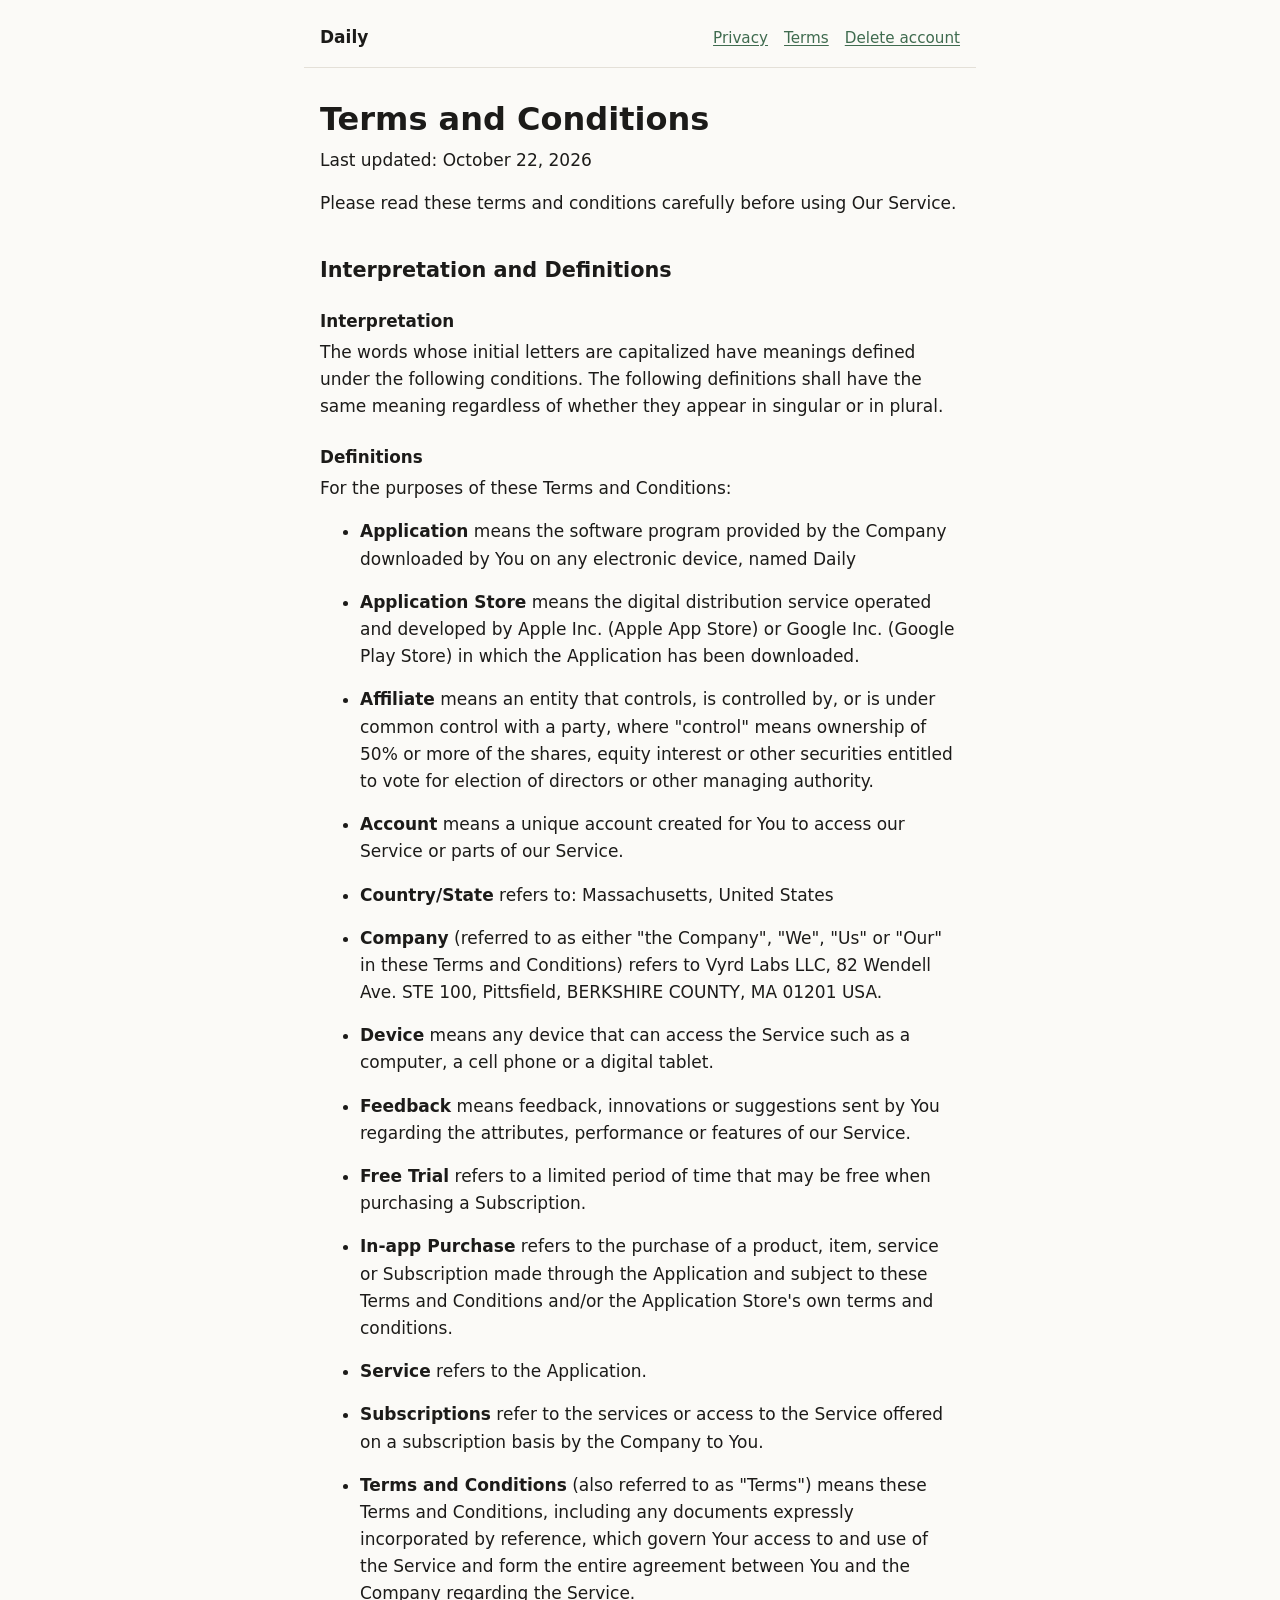
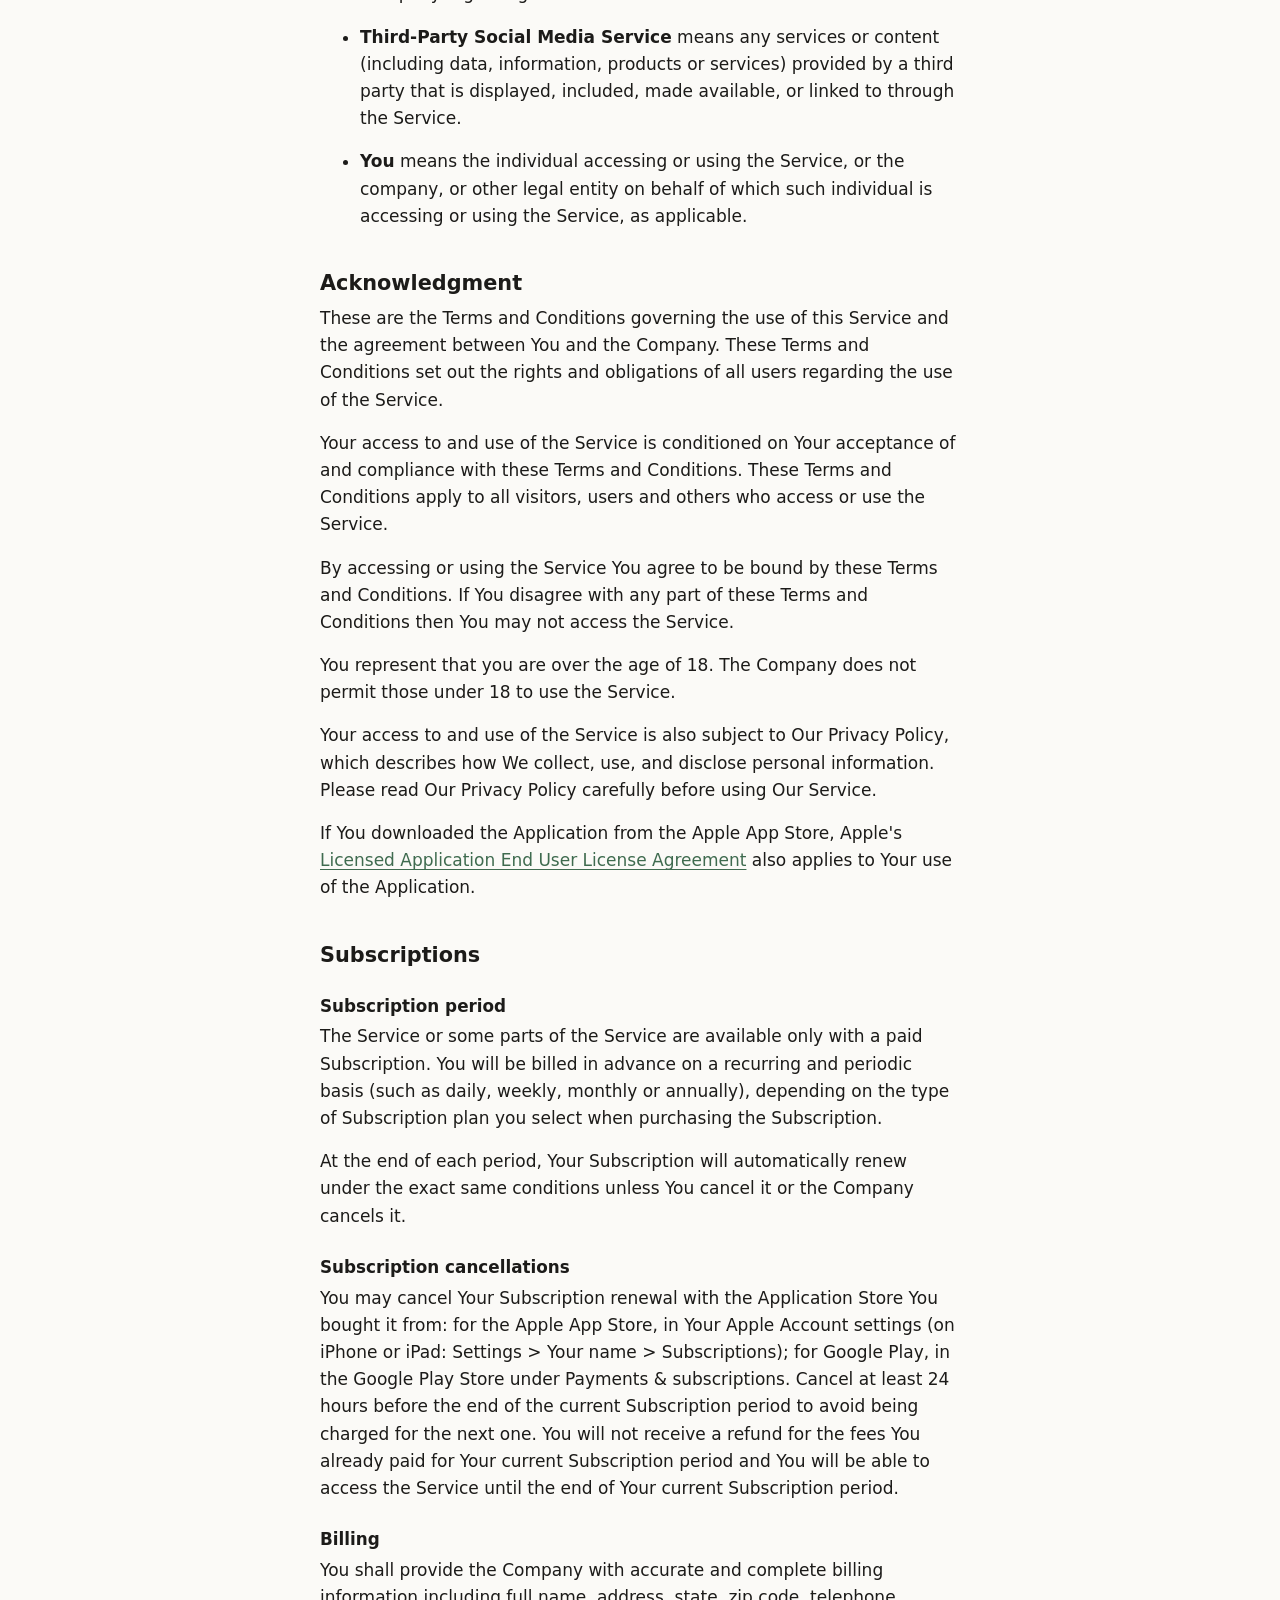
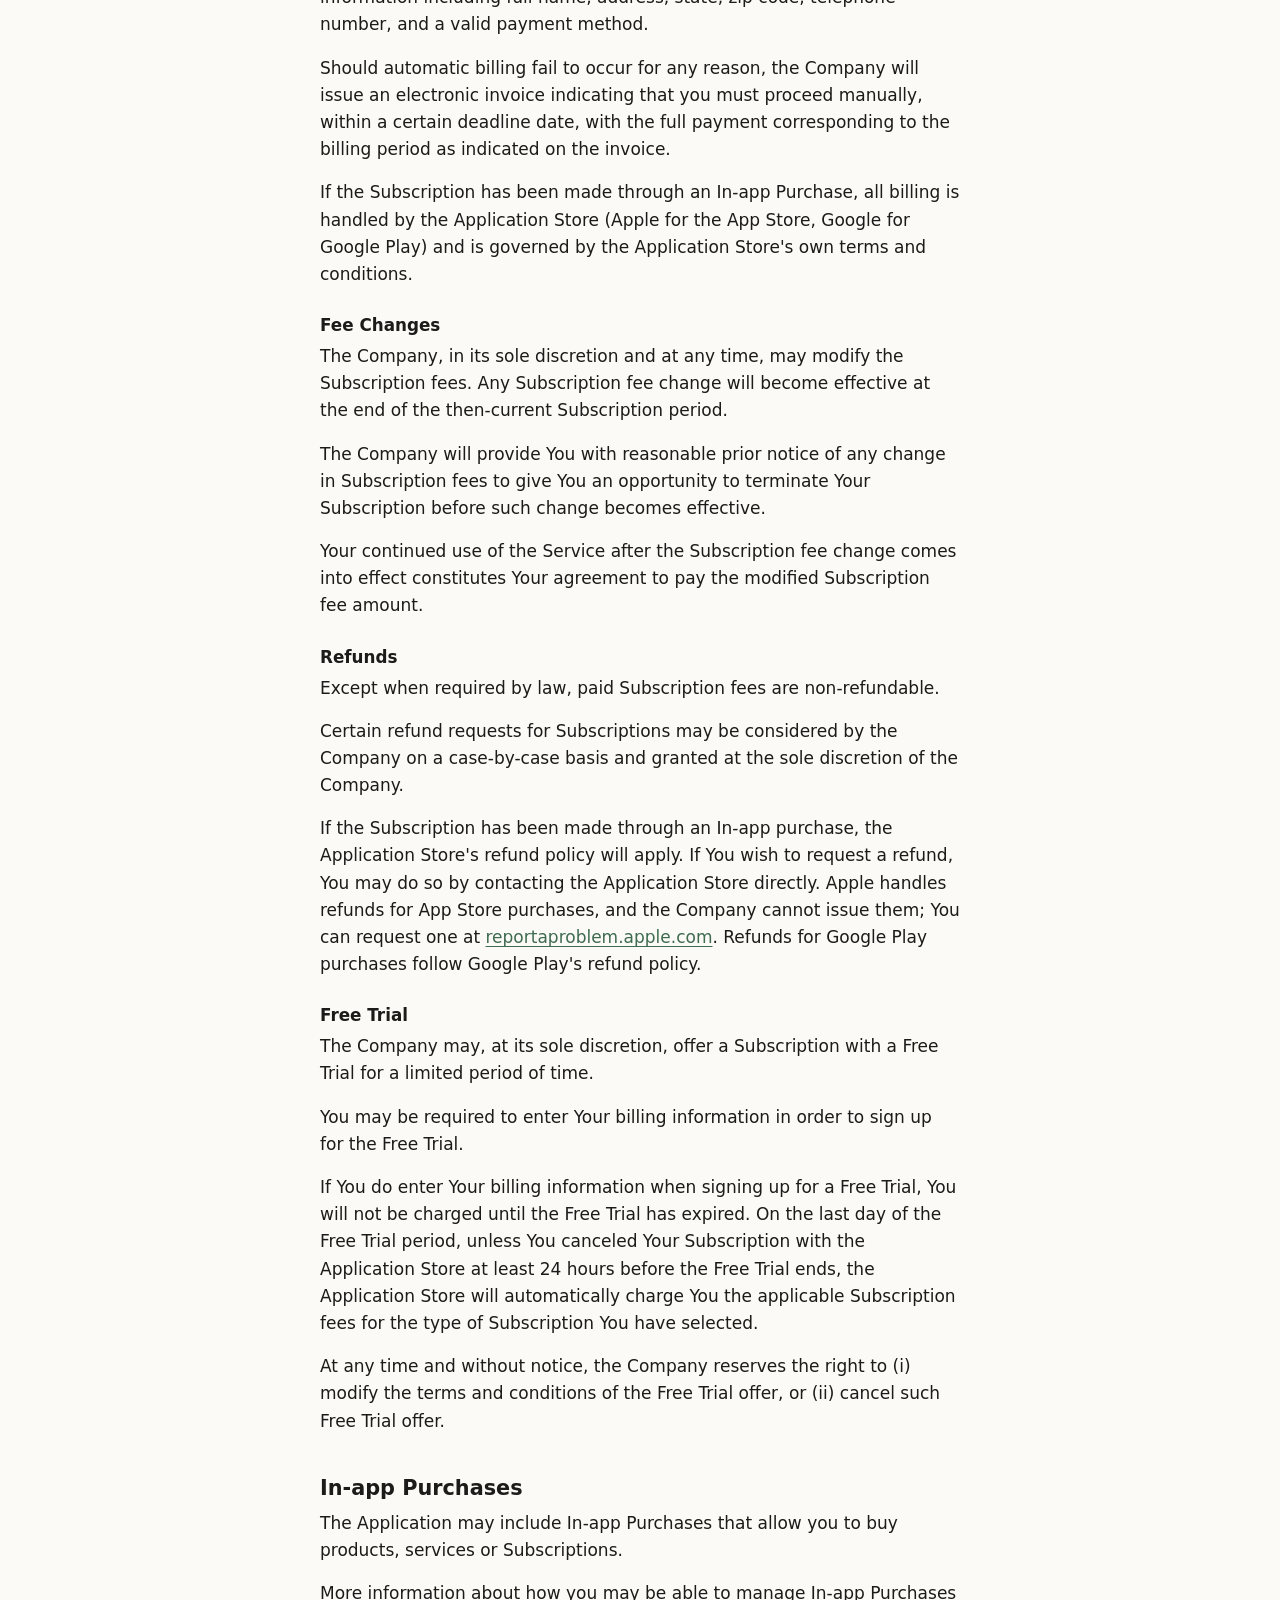
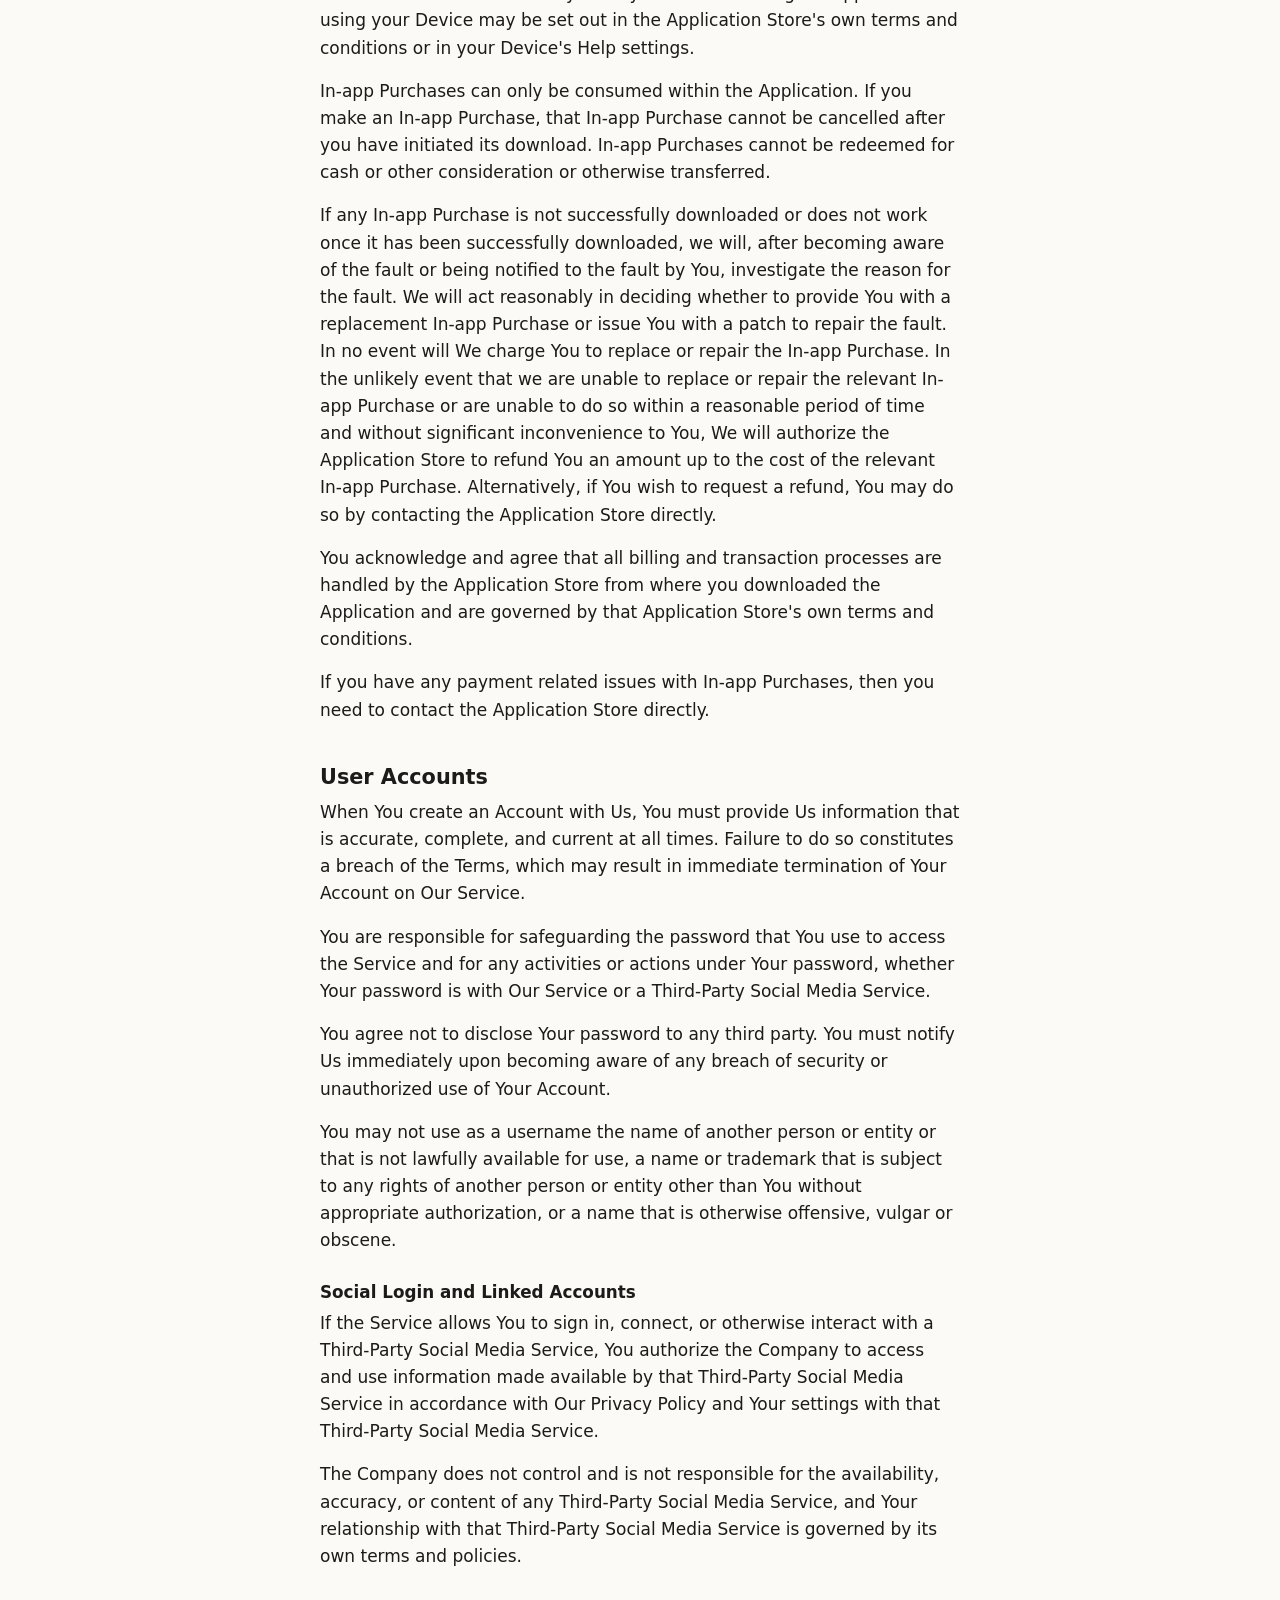
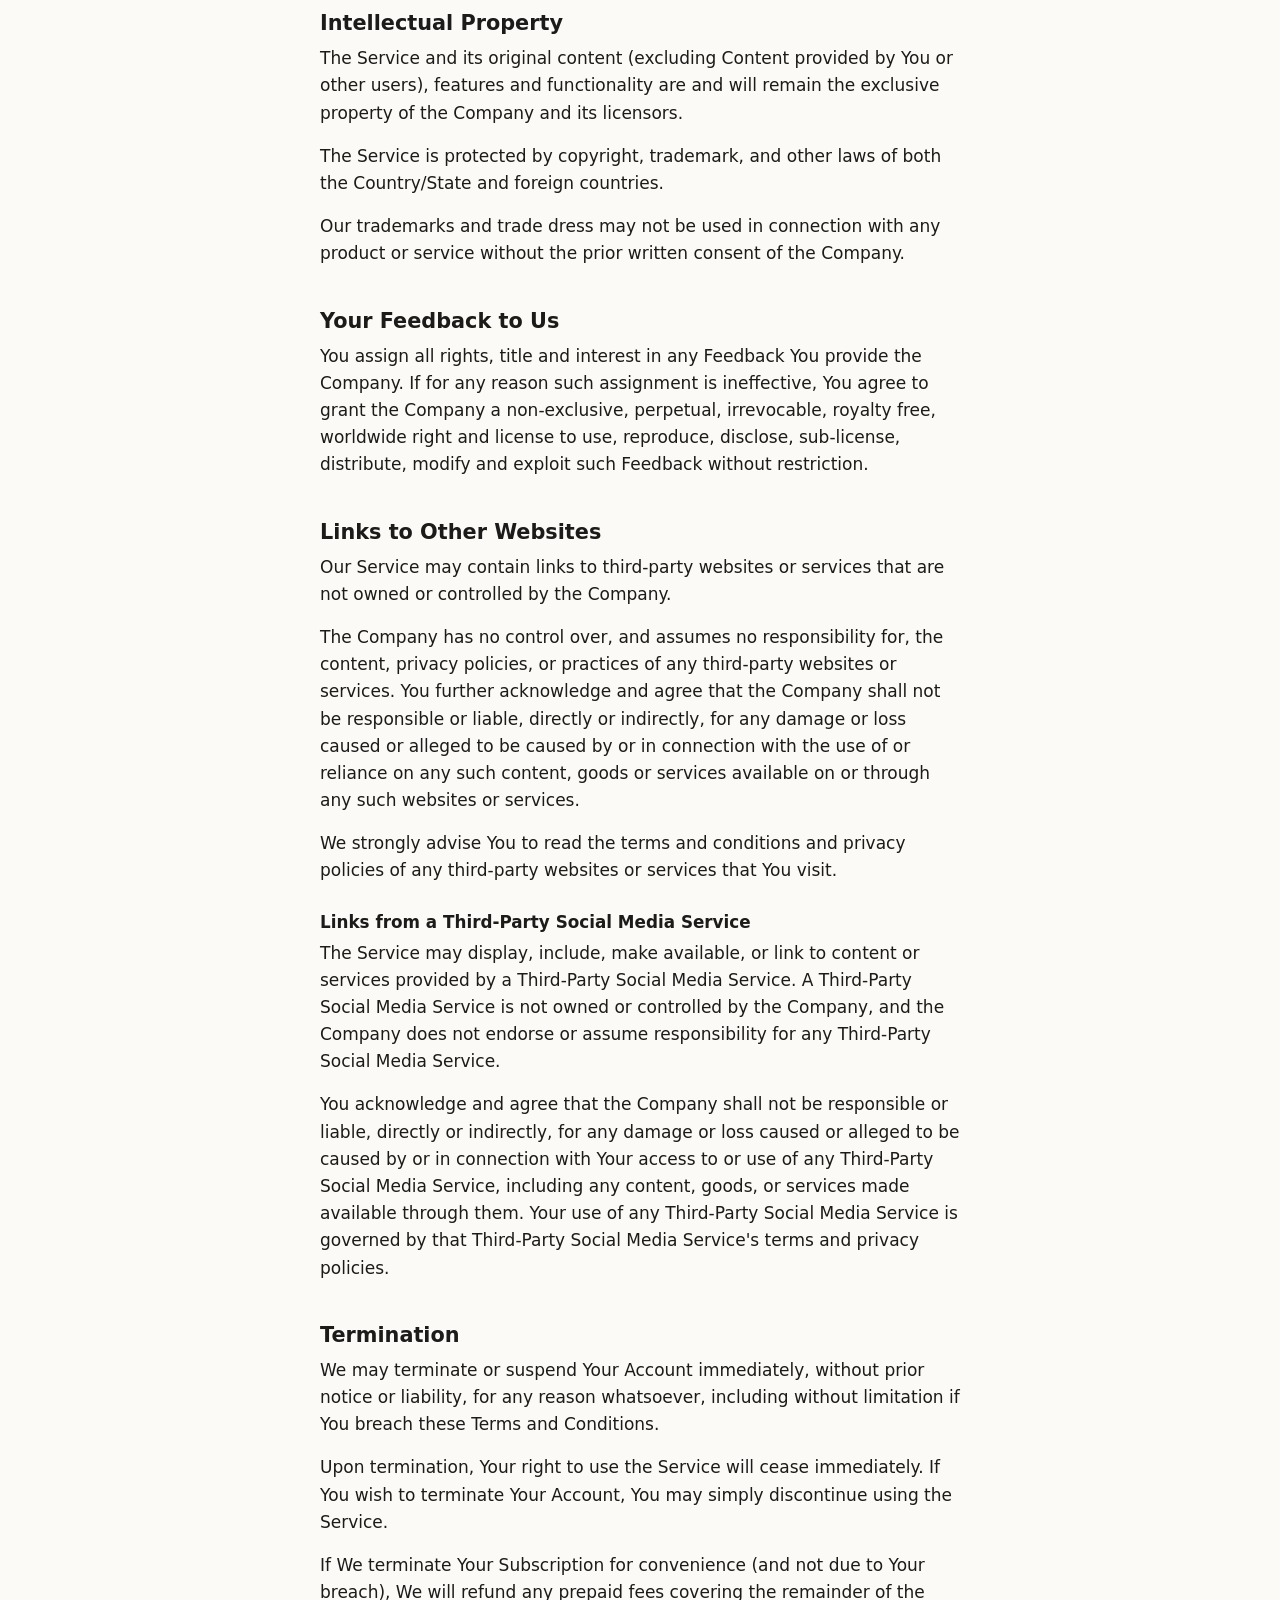
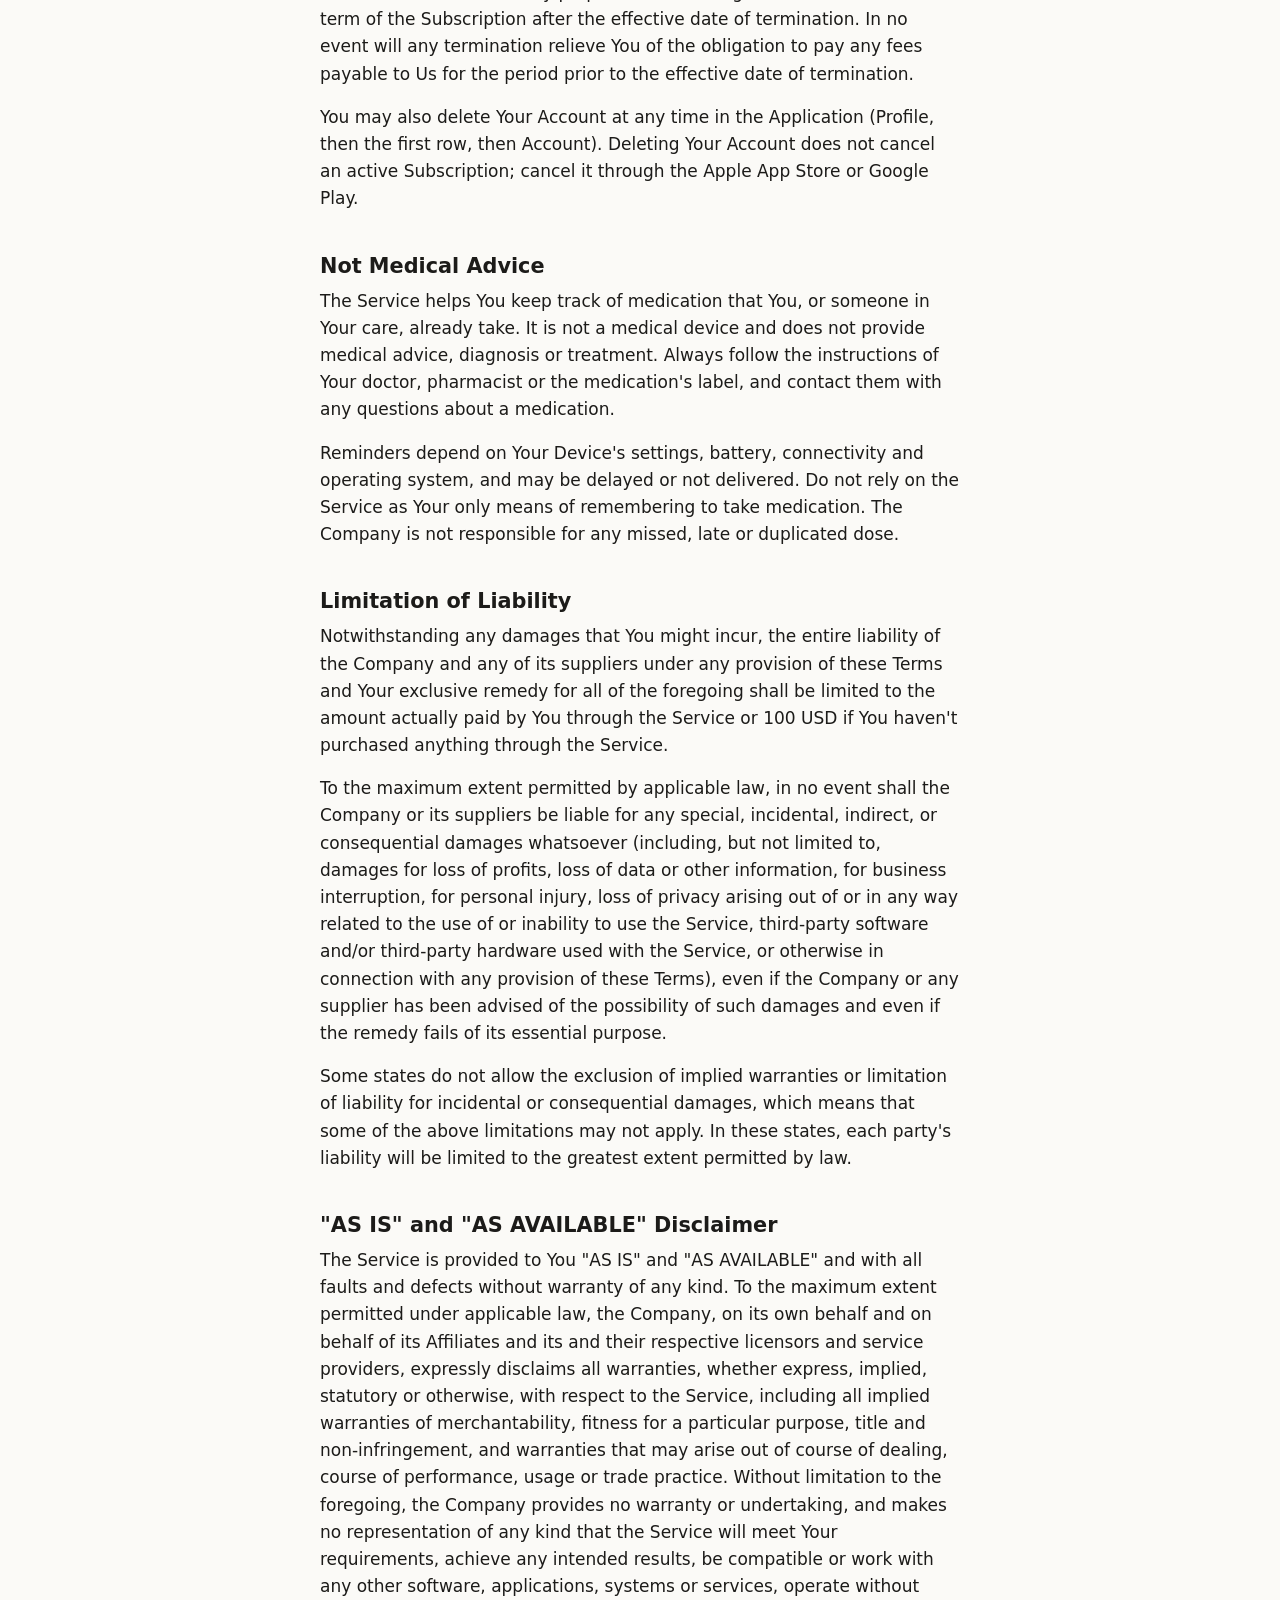
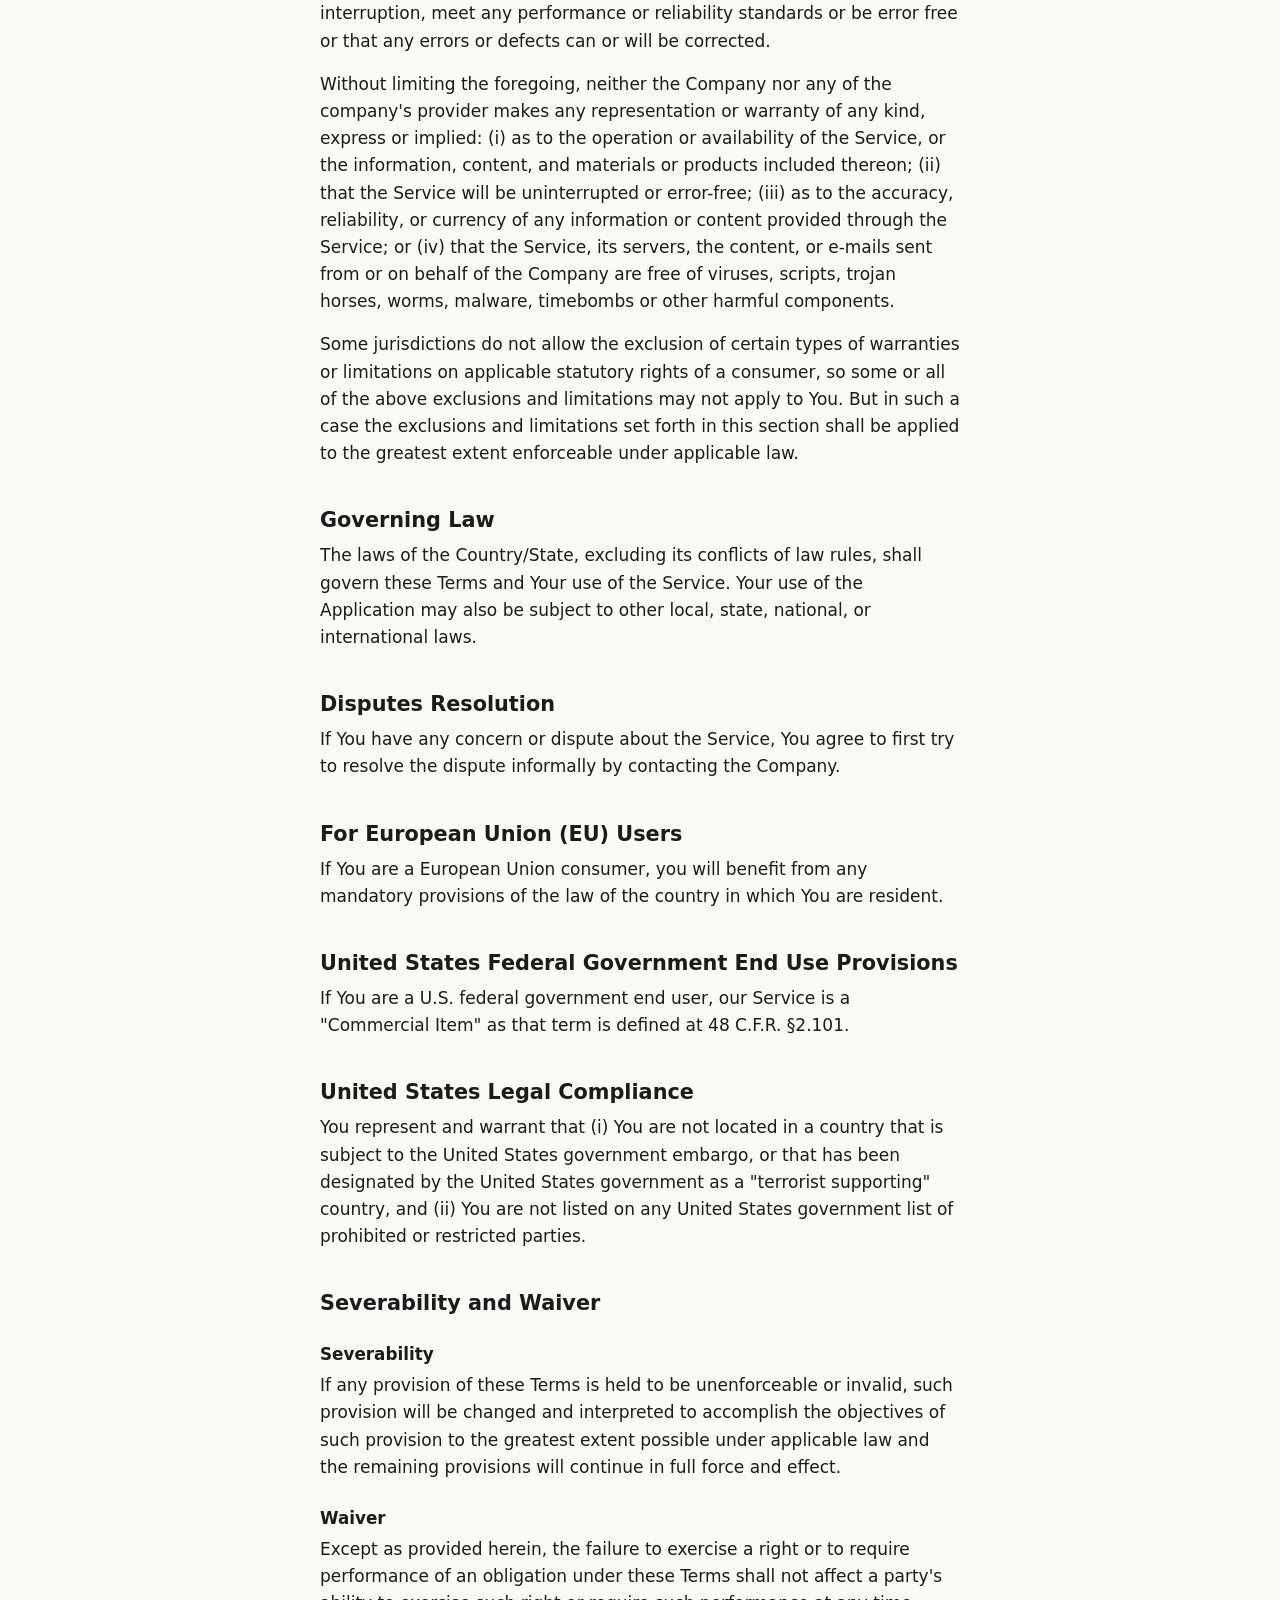
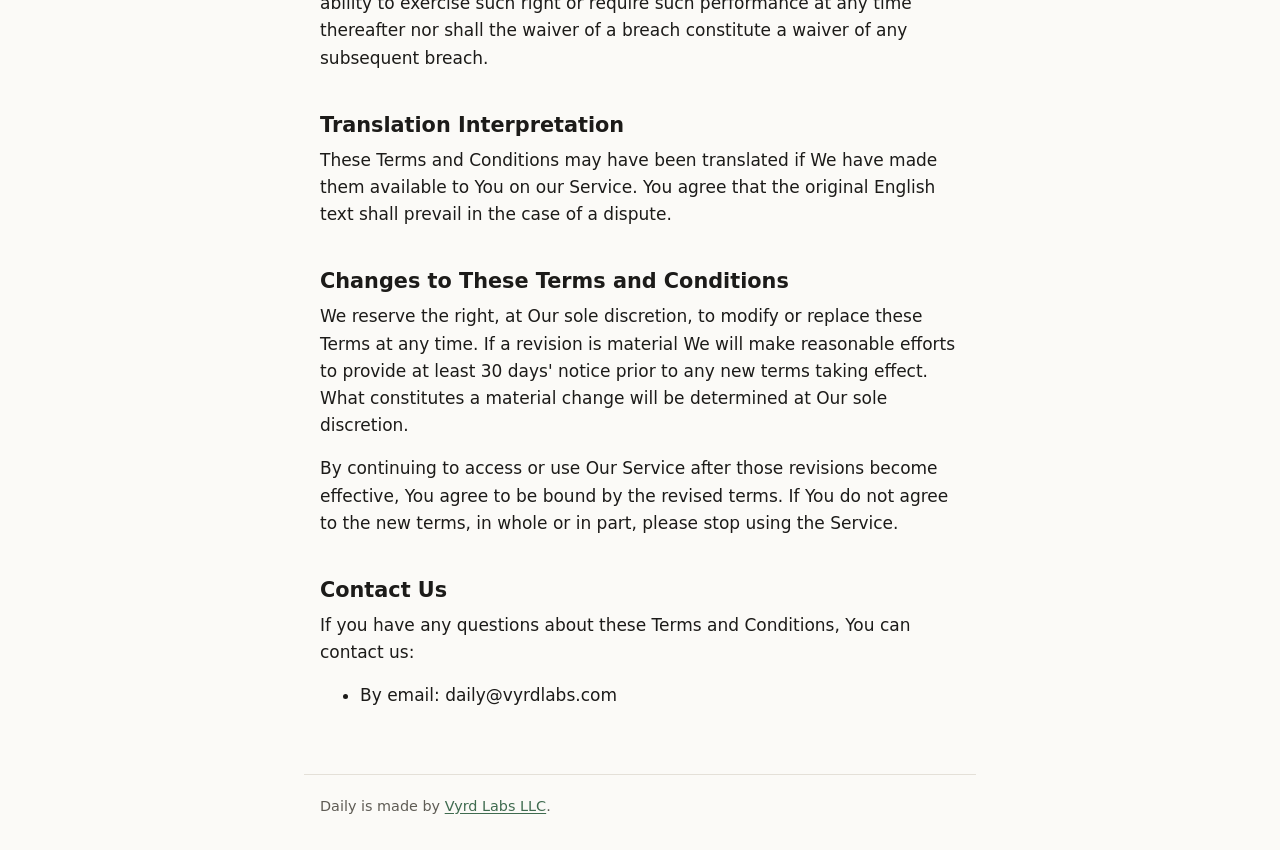
<file: daily/terms/index.html>
<!doctype html>
<html lang="en">
<head>
  <meta charset="utf-8">
  <meta name="viewport" content="width=device-width, initial-scale=1">
  <title>Daily Terms of Service</title>
  <link rel="stylesheet" href="/assets/site.css">
</head>
<body>
  <header class="site-header">
    <a class="brand" href="/daily/">Daily</a>
    <nav>
      <a href="/daily/privacy/">Privacy</a>
      <a href="/daily/terms/" aria-current="page">Terms</a>
      <a href="/daily/delete-account/">Delete account</a>
    </nav>
  </header>
  <main>
    <h1>Terms and Conditions</h1>
<p>Last updated: October 22, 2026</p>
<p>Please read these terms and conditions carefully before using Our Service.</p>
<h2>Interpretation and Definitions</h2>
<h3>Interpretation</h3>
<p>The words whose initial letters are capitalized have meanings defined under the following conditions. The following definitions shall have the same meaning regardless of whether they appear in singular or in plural.</p>
<h3>Definitions</h3>
<p>For the purposes of these Terms and Conditions:</p>
<ul>
<li>
<p><strong>Application</strong> means the software program provided by the Company downloaded by You on any electronic device, named Daily</p>
</li>
<li>
<p><strong>Application Store</strong> means the digital distribution service operated and developed by Apple Inc. (Apple App Store) or Google Inc. (Google Play Store) in which the Application has been downloaded.</p>
</li>
<li>
<p><strong>Affiliate</strong> means an entity that controls, is controlled by, or is under common control with a party, where &quot;control&quot; means ownership of 50% or more of the shares, equity interest or other securities entitled to vote for election of directors or other managing authority.</p>
</li>
<li>
<p><strong>Account</strong> means a unique account created for You to access our Service or parts of our Service.</p>
</li>
<li>
<p><strong>Country/State</strong> refers to: Massachusetts,  United States</p>
</li>
<li>
<p><strong>Company</strong> (referred to as either &quot;the Company&quot;, &quot;We&quot;, &quot;Us&quot; or &quot;Our&quot; in these Terms and Conditions) refers to Vyrd Labs LLC, 82 Wendell Ave. STE 100, Pittsfield, BERKSHIRE COUNTY, MA 01201 USA.</p>
</li>
<li>
<p><strong>Device</strong> means any device that can access the Service such as a computer, a cell phone or a digital tablet.</p>
</li>
<li>
<p><strong>Feedback</strong> means feedback, innovations or suggestions sent by You regarding the attributes, performance or features of our Service.</p>
</li>
<li>
<p><strong>Free Trial</strong> refers to a limited period of time that may be free when purchasing a Subscription.</p>
</li>
<li>
<p><strong>In-app Purchase</strong> refers to the purchase of a product, item, service or Subscription made through the Application and subject to these Terms and Conditions and/or the Application Store's own terms and conditions.</p>
</li>
<li>
<p><strong>Service</strong> refers to the Application.</p>
</li>
<li>
<p><strong>Subscriptions</strong> refer to the services or access to the Service offered on a subscription basis by the Company to You.</p>
</li>
<li>
<p><strong>Terms and Conditions</strong> (also referred to as &quot;Terms&quot;) means these Terms and Conditions, including any documents expressly incorporated by reference, which govern Your access to and use of the Service and form the entire agreement between You and the Company regarding the Service.</p>
</li>
<li>
<p><strong>Third-Party Social Media Service</strong> means any services or content (including data, information, products or services) provided by a third party that is displayed, included, made available, or linked to through the Service.</p>
</li>
<li>
<p><strong>You</strong> means the individual accessing or using the Service, or the company, or other legal entity on behalf of which such individual is accessing or using the Service, as applicable.</p>
</li>
</ul>
<h2>Acknowledgment</h2>
<p>These are the Terms and Conditions governing the use of this Service and the agreement between You and the Company. These Terms and Conditions set out the rights and obligations of all users regarding the use of the Service.</p>
<p>Your access to and use of the Service is conditioned on Your acceptance of and compliance with these Terms and Conditions. These Terms and Conditions apply to all visitors, users and others who access or use the Service.</p>
<p>By accessing or using the Service You agree to be bound by these Terms and Conditions. If You disagree with any part of these Terms and Conditions then You may not access the Service.</p>
<p>You represent that you are over the age of 18. The Company does not permit those under 18 to use the Service.</p>
<p>Your access to and use of the Service is also subject to Our Privacy Policy, which describes how We collect, use, and disclose personal information. Please read Our Privacy Policy carefully before using Our Service.</p>
<p>If You downloaded the Application from the Apple App Store, Apple's <a href="https://www.apple.com/legal/internet-services/itunes/dev/stdeula/" rel="external nofollow noopener" target="_blank">Licensed Application End User License Agreement</a> also applies to Your use of the Application.</p>
<h2>Subscriptions</h2>
<h3>Subscription period</h3>
<p>The Service or some parts of the Service are available only with a paid Subscription. You will be billed in advance on a recurring and periodic basis (such as daily, weekly, monthly or annually), depending on the type of Subscription plan you select when purchasing the Subscription.</p>
<p>At the end of each period, Your Subscription will automatically renew under the exact same conditions unless You cancel it or the Company cancels it.</p>
<h3>Subscription cancellations</h3>
<p>You may cancel Your Subscription renewal with the Application Store You bought it from: for the Apple App Store, in Your Apple Account settings (on iPhone or iPad: Settings &gt; Your name &gt; Subscriptions); for Google Play, in the Google Play Store under Payments &amp; subscriptions. Cancel at least 24 hours before the end of the current Subscription period to avoid being charged for the next one.
You will not receive a refund for the fees You already paid for Your current Subscription period and You will be able to access the Service until the end of Your current Subscription period.</p>
<h3>Billing</h3>
<p>You shall provide the Company with accurate and complete billing information including full name, address, state, zip code, telephone number, and a valid payment method.</p>
<p>Should automatic billing fail to occur for any reason, the Company will issue an electronic invoice indicating that you must proceed manually, within a certain deadline date, with the full payment corresponding to the billing period as indicated on the invoice.</p>
<p>If the Subscription has been made through an In-app Purchase, all billing is handled by the Application Store (Apple for the App Store, Google for Google Play) and is governed by the Application Store's own terms and conditions.</p>
<h3>Fee Changes</h3>
<p>The Company, in its sole discretion and at any time, may modify the Subscription fees. Any Subscription fee change will become effective at the end of the then-current Subscription period.</p>
<p>The Company will provide You with reasonable prior notice of any change in Subscription fees to give You an opportunity to terminate Your Subscription before such change becomes effective.</p>
<p>Your continued use of the Service after the Subscription fee change comes into effect constitutes Your agreement to pay the modified Subscription fee amount.</p>
<h3>Refunds</h3>
<p>Except when required by law, paid Subscription fees are non-refundable.</p>
<p>Certain refund requests for Subscriptions may be considered by the Company on a case-by-case basis and granted at the sole discretion of the Company.</p>
<p>If the Subscription has been made through an In-app purchase, the Application Store's refund policy will apply. If You wish to request a refund, You may do so by contacting the Application Store directly. Apple handles refunds for App Store purchases, and the Company cannot issue them; You can request one at <a href="https://reportaproblem.apple.com" rel="external nofollow noopener" target="_blank">reportaproblem.apple.com</a>. Refunds for Google Play purchases follow Google Play's refund policy.</p>
<h3>Free Trial</h3>
<p>The Company may, at its sole discretion, offer a Subscription with a Free Trial for a limited period of time.</p>
<p>You may be required to enter Your billing information in order to sign up for the Free Trial.</p>
<p>If You do enter Your billing information when signing up for a Free Trial, You will not be charged until the Free Trial has expired. On the last day of the Free Trial period, unless You canceled Your Subscription with the Application Store at least 24 hours before the Free Trial ends, the Application Store will automatically charge You the applicable Subscription fees for the type of Subscription You have selected.</p>
<p>At any time and without notice, the Company reserves the right to (i) modify the terms and conditions of the Free Trial offer, or (ii) cancel such Free Trial offer.</p>
<h2>In-app Purchases</h2>
<p>The Application may include In-app Purchases that allow you to buy products, services or Subscriptions.</p>
<p>More information about how you may be able to manage In-app Purchases using your Device may be set out in the Application Store's own terms and conditions or in your Device's Help settings.</p>
<p>In-app Purchases can only be consumed within the Application. If you make an In-app Purchase, that In-app Purchase cannot be cancelled after you have initiated its download. In-app Purchases cannot be redeemed for cash or other consideration or otherwise transferred.</p>
<p>If any In-app Purchase is not successfully downloaded or does not work once it has been successfully downloaded, we will, after becoming aware of the fault or being notified to the fault by You, investigate the reason for the fault. We will act reasonably in deciding whether to provide You with a replacement In-app Purchase or issue You with a patch to repair the fault. In no event will We charge You to replace or repair the In-app Purchase. In the unlikely event that we are unable to replace or repair the relevant In-app Purchase or are unable to do so within a reasonable period of time and without significant inconvenience to You, We will authorize the Application Store to refund You an amount up to the cost of the relevant In-app Purchase. Alternatively, if You wish to request a refund, You may do so by contacting the Application Store directly.</p>
<p>You acknowledge and agree that all billing and transaction processes are handled by the Application Store from where you downloaded the Application and are governed by that Application Store's own terms and conditions.</p>
<p>If you have any payment related issues with In-app Purchases, then you need to contact the Application Store directly.</p>
<h2>User Accounts</h2>
<p>When You create an Account with Us, You must provide Us information that is accurate, complete, and current at all times. Failure to do so constitutes a breach of the Terms, which may result in immediate termination of Your Account on Our Service.</p>
<p>You are responsible for safeguarding the password that You use to access the Service and for any activities or actions under Your password, whether Your password is with Our Service or a Third-Party Social Media Service.</p>
<p>You agree not to disclose Your password to any third party. You must notify Us immediately upon becoming aware of any breach of security or unauthorized use of Your Account.</p>
<p>You may not use as a username the name of another person or entity or that is not lawfully available for use, a name or trademark that is subject to any rights of another person or entity other than You without appropriate authorization, or a name that is otherwise offensive, vulgar or obscene.</p>
<h3>Social Login and Linked Accounts</h3>
<p>If the Service allows You to sign in, connect, or otherwise interact with a Third-Party Social Media Service, You authorize the Company to access and use information made available by that Third-Party Social Media Service in accordance with Our Privacy Policy and Your settings with that Third-Party Social Media Service.</p>
<p>The Company does not control and is not responsible for the availability, accuracy, or content of any Third-Party Social Media Service, and Your relationship with that Third-Party Social Media Service is governed by its own terms and policies.</p>
<h2>Intellectual Property</h2>
<p>The Service and its original content (excluding Content provided by You or other users), features and functionality are and will remain the exclusive property of the Company and its licensors.</p>
<p>The Service is protected by copyright, trademark, and other laws of both the Country/State and foreign countries.</p>
<p>Our trademarks and trade dress may not be used in connection with any product or service without the prior written consent of the Company.</p>
<h2>Your Feedback to Us</h2>
<p>You assign all rights, title and interest in any Feedback You provide the Company. If for any reason such assignment is ineffective, You agree to grant the Company a non-exclusive, perpetual, irrevocable, royalty free, worldwide right and license to use, reproduce, disclose, sub-license, distribute, modify and exploit such Feedback without restriction.</p>
<h2>Links to Other Websites</h2>
<p>Our Service may contain links to third-party websites or services that are not owned or controlled by the Company.</p>
<p>The Company has no control over, and assumes no responsibility for, the content, privacy policies, or practices of any third-party websites or services. You further acknowledge and agree that the Company shall not be responsible or liable, directly or indirectly, for any damage or loss caused or alleged to be caused by or in connection with the use of or reliance on any such content, goods or services available on or through any such websites or services.</p>
<p>We strongly advise You to read the terms and conditions and privacy policies of any third-party websites or services that You visit.</p>
<h3>Links from a Third-Party Social Media Service</h3>
<p>The Service may display, include, make available, or link to content or services provided by a Third-Party Social Media Service. A Third-Party Social Media Service is not owned or controlled by the Company, and the Company does not endorse or assume responsibility for any Third-Party Social Media Service.</p>
<p>You acknowledge and agree that the Company shall not be responsible or liable, directly or indirectly, for any damage or loss caused or alleged to be caused by or in connection with Your access to or use of any Third-Party Social Media Service, including any content, goods, or services made available through them. Your use of any Third-Party Social Media Service is governed by that Third-Party Social Media Service's terms and privacy policies.</p>
<h2>Termination</h2>
<p>We may terminate or suspend Your Account immediately, without prior notice or liability, for any reason whatsoever, including without limitation if You breach these Terms and Conditions.</p>
<p>Upon termination, Your right to use the Service will cease immediately. If You wish to terminate Your Account, You may simply discontinue using the Service.</p>
<p>If We terminate Your Subscription for convenience (and not due to Your breach), We will refund any prepaid fees covering the remainder of the term of the Subscription after the effective date of termination. In no event will any termination relieve You of the obligation to pay any fees payable to Us for the period prior to the effective date of termination.</p>
<p>You may also delete Your Account at any time in the Application (Profile, then the first row, then Account). Deleting
Your Account does not cancel an active Subscription; cancel it through the Apple App Store or Google Play.</p>
<h2>Not Medical Advice</h2>
<p>The Service helps You keep track of medication that You, or someone in Your care, already take.
It is not a medical device and does not provide medical advice, diagnosis or treatment. Always
follow the instructions of Your doctor, pharmacist or the medication's label, and contact them
with any questions about a medication.</p>
<p>Reminders depend on Your Device's settings, battery, connectivity and operating system, and may
be delayed or not delivered. Do not rely on the Service as Your only means of remembering to take
medication. The Company is not responsible for any missed, late or duplicated dose.</p>
<h2>Limitation of Liability</h2>
<p>Notwithstanding any damages that You might incur, the entire liability of the Company and any of its suppliers under any provision of these Terms and Your exclusive remedy for all of the foregoing shall be limited to the amount actually paid by You through the Service or 100 USD if You haven't purchased anything through the Service.</p>
<p>To the maximum extent permitted by applicable law, in no event shall the Company or its suppliers be liable for any special, incidental, indirect, or consequential damages whatsoever (including, but not limited to, damages for loss of profits, loss of data or other information, for business interruption, for personal injury, loss of privacy arising out of or in any way related to the use of or inability to use the Service, third-party software and/or third-party hardware used with the Service, or otherwise in connection with any provision of these Terms), even if the Company or any supplier has been advised of the possibility of such damages and even if the remedy fails of its essential purpose.</p>
<p>Some states do not allow the exclusion of implied warranties or limitation of liability for incidental or consequential damages, which means that some of the above limitations may not apply. In these states, each party's liability will be limited to the greatest extent permitted by law.</p>
<h2>&quot;AS IS&quot; and &quot;AS AVAILABLE&quot; Disclaimer</h2>
<p>The Service is provided to You &quot;AS IS&quot; and &quot;AS AVAILABLE&quot; and with all faults and defects without warranty of any kind. To the maximum extent permitted under applicable law, the Company, on its own behalf and on behalf of its Affiliates and its and their respective licensors and service providers, expressly disclaims all warranties, whether express, implied, statutory or otherwise, with respect to the Service, including all implied warranties of merchantability, fitness for a particular purpose, title and non-infringement, and warranties that may arise out of course of dealing, course of performance, usage or trade practice. Without limitation to the foregoing, the Company provides no warranty or undertaking, and makes no representation of any kind that the Service will meet Your requirements, achieve any intended results, be compatible or work with any other software, applications, systems or services, operate without interruption, meet any performance or reliability standards or be error free or that any errors or defects can or will be corrected.</p>
<p>Without limiting the foregoing, neither the Company nor any of the company's provider makes any representation or warranty of any kind, express or implied: (i) as to the operation or availability of the Service, or the information, content, and materials or products included thereon; (ii) that the Service will be uninterrupted or error-free; (iii) as to the accuracy, reliability, or currency of any information or content provided through the Service; or (iv) that the Service, its servers, the content, or e-mails sent from or on behalf of the Company are free of viruses, scripts, trojan horses, worms, malware, timebombs or other harmful components.</p>
<p>Some jurisdictions do not allow the exclusion of certain types of warranties or limitations on applicable statutory rights of a consumer, so some or all of the above exclusions and limitations may not apply to You. But in such a case the exclusions and limitations set forth in this section shall be applied to the greatest extent enforceable under applicable law.</p>
<h2>Governing Law</h2>
<p>The laws of the Country/State, excluding its conflicts of law rules, shall govern these Terms and Your use of the Service. Your use of the Application may also be subject to other local, state, national, or international laws.</p>
<h2>Disputes Resolution</h2>
<p>If You have any concern or dispute about the Service, You agree to first try to resolve the dispute informally by contacting the Company.</p>
<h2>For European Union (EU) Users</h2>
<p>If You are a European Union consumer, you will benefit from any mandatory provisions of the law of the country in which You are resident.</p>
<h2>United States Federal Government End Use Provisions</h2>
<p>If You are a U.S. federal government end user, our Service is a &quot;Commercial Item&quot; as that term is defined at 48 C.F.R. §2.101.</p>
<h2>United States Legal Compliance</h2>
<p>You represent and warrant that (i) You are not located in a country that is subject to the United States government embargo, or that has been designated by the United States government as a &quot;terrorist supporting&quot; country, and (ii) You are not listed on any United States government list of prohibited or restricted parties.</p>
<h2>Severability and Waiver</h2>
<h3>Severability</h3>
<p>If any provision of these Terms is held to be unenforceable or invalid, such provision will be changed and interpreted to accomplish the objectives of such provision to the greatest extent possible under applicable law and the remaining provisions will continue in full force and effect.</p>
<h3>Waiver</h3>
<p>Except as provided herein, the failure to exercise a right or to require performance of an obligation under these Terms shall not affect a party's ability to exercise such right or require such performance at any time thereafter nor shall the waiver of a breach constitute a waiver of any subsequent breach.</p>
<h2>Translation Interpretation</h2>
<p>These Terms and Conditions may have been translated if We have made them available to You on our Service.
You agree that the original English text shall prevail in the case of a dispute.</p>
<h2>Changes to These Terms and Conditions</h2>
<p>We reserve the right, at Our sole discretion, to modify or replace these Terms at any time. If a revision is material We will make reasonable efforts to provide at least 30 days' notice prior to any new terms taking effect. What constitutes a material change will be determined at Our sole discretion.</p>
<p>By continuing to access or use Our Service after those revisions become effective, You agree to be bound by the revised terms. If You do not agree to the new terms, in whole or in part, please stop using the Service.</p>
<h2>Contact Us</h2>
<p>If you have any questions about these Terms and Conditions, You can contact us:</p>
<ul>
<li>By email: daily@vyrdlabs.com</li>
</ul>
  </main>
  <footer class="site-footer">
    Daily is made by <a href="/">Vyrd Labs LLC</a>.
  </footer>
</body>
</html>
</file>
<file: assets/site.css>
:root {
  --background: #fbfaf7;
  --surface: #ffffff;
  --text: #1c1b19;
  --text-muted: #5f5c55;
  --border: #e4e0d8;
  --accent: #3f6b4f;
  --accent-soft: #e6efe8;
  --warning-soft: #fbf1dc;
  --measure: 42rem;
  color-scheme: light;
}

@media (prefers-color-scheme: dark) {
  :root:not([data-theme="light"]) {
    --background: #151513;
    --surface: #1d1d1a;
    --text: #ecebe6;
    --text-muted: #a9a69d;
    --border: #34332f;
    --accent: #8fc2a0;
    --accent-soft: #223027;
    --warning-soft: #2f2a1c;
    color-scheme: dark;
  }
}

:root[data-theme="dark"] {
  --background: #151513;
  --surface: #1d1d1a;
  --text: #ecebe6;
  --text-muted: #a9a69d;
  --border: #34332f;
  --accent: #8fc2a0;
  --accent-soft: #223027;
  --warning-soft: #2f2a1c;
  color-scheme: dark;
}

*,
*::before,
*::after {
  box-sizing: border-box;
}

body {
  margin: 0;
  background: var(--background);
  color: var(--text);
  font: 17px/1.6 system-ui, -apple-system, "Segoe UI", Roboto, sans-serif;
  -webkit-text-size-adjust: 100%;
}

.site-header,
main,
.site-footer {
  max-width: var(--measure);
  margin: 0 auto;
  padding: 0 16px;
}

.site-header {
  display: flex;
  flex-wrap: wrap;
  gap: 0.5rem 1.25rem;
  align-items: baseline;
  padding-top: 1.5rem;
  padding-bottom: 1rem;
  border-bottom: 1px solid var(--border);
}

.site-header .brand {
  font-weight: 650;
  color: var(--text);
  text-decoration: none;
  margin-right: auto;
}

.site-header nav {
  display: flex;
  flex-wrap: wrap;
  gap: 0.25rem 1rem;
  font-size: 0.95rem;
}

main {
  padding-top: 2rem;
  padding-bottom: 3rem;
}

h1 {
  font-size: 2rem;
  line-height: 1.2;
  margin: 0 0 0.5rem;
}

h2 {
  font-size: 1.3rem;
  line-height: 1.3;
  margin: 2.5rem 0 0.5rem;
}

h3 {
  font-size: 1.05rem;
  margin: 1.5rem 0 0.25rem;
}

h4 {
  font-size: 1rem;
  margin: 1.25rem 0 0.25rem;
}

p,
ul,
ol {
  margin: 0 0 1rem;
}

li + li {
  margin-top: 0.35rem;
}

a {
  color: var(--accent);
  text-underline-offset: 0.15em;
}

.lead {
  font-size: 1.15rem;
  color: var(--text-muted);
}

.updated {
  color: var(--text-muted);
  font-size: 0.95rem;
}

.callout {
  background: var(--accent-soft);
  border: 1px solid var(--border);
  border-radius: 12px;
  padding: 1rem 1.25rem;
  margin: 1.5rem 0;
}

.callout.warning {
  background: var(--warning-soft);
}

.callout > :last-child {
  margin-bottom: 0;
}

.table-wrap {
  overflow-x: auto;
  margin: 0 0 1rem;
}

table {
  border-collapse: collapse;
  width: 100%;
  font-size: 0.95rem;
}

th,
td {
  text-align: left;
  vertical-align: top;
  padding: 0.5rem 0.75rem 0.5rem 0;
  border-bottom: 1px solid var(--border);
}

.cards {
  list-style: none;
  padding: 0;
  display: grid;
  gap: 0.75rem;
}

.cards li {
  margin: 0;
  background: var(--surface);
  border: 1px solid var(--border);
  border-radius: 12px;
  padding: 1rem 1.25rem;
}

.cards a {
  font-weight: 600;
}

.site-footer {
  border-top: 1px solid var(--border);
  padding-top: 1.25rem;
  padding-bottom: 2rem;
  color: var(--text-muted);
  font-size: 0.9rem;
}

.hero {
  display: flex;
  flex-wrap: wrap;
  gap: 1rem 1.5rem;
  align-items: flex-start;
  margin-bottom: 1.5rem;
}

.app-icon {
  width: 96px;
  height: 96px;
  border-radius: 22px;
  flex-shrink: 0;
}

.store-badge {
  display: inline-block;
  line-height: 0;
}

.store-badge img {
  width: 194px;
  height: auto;
}

.screenshots {
  list-style: none;
  padding: 0;
  display: grid;
  grid-template-columns: repeat(2, minmax(0, 1fr));
  gap: 1rem;
  margin: 1.5rem 0;
}

.screenshots li {
  margin: 0;
}

.screenshots img {
  width: 100%;
  height: auto;
  border-radius: 12px;
  border: 1px solid var(--border);
}
</file>
